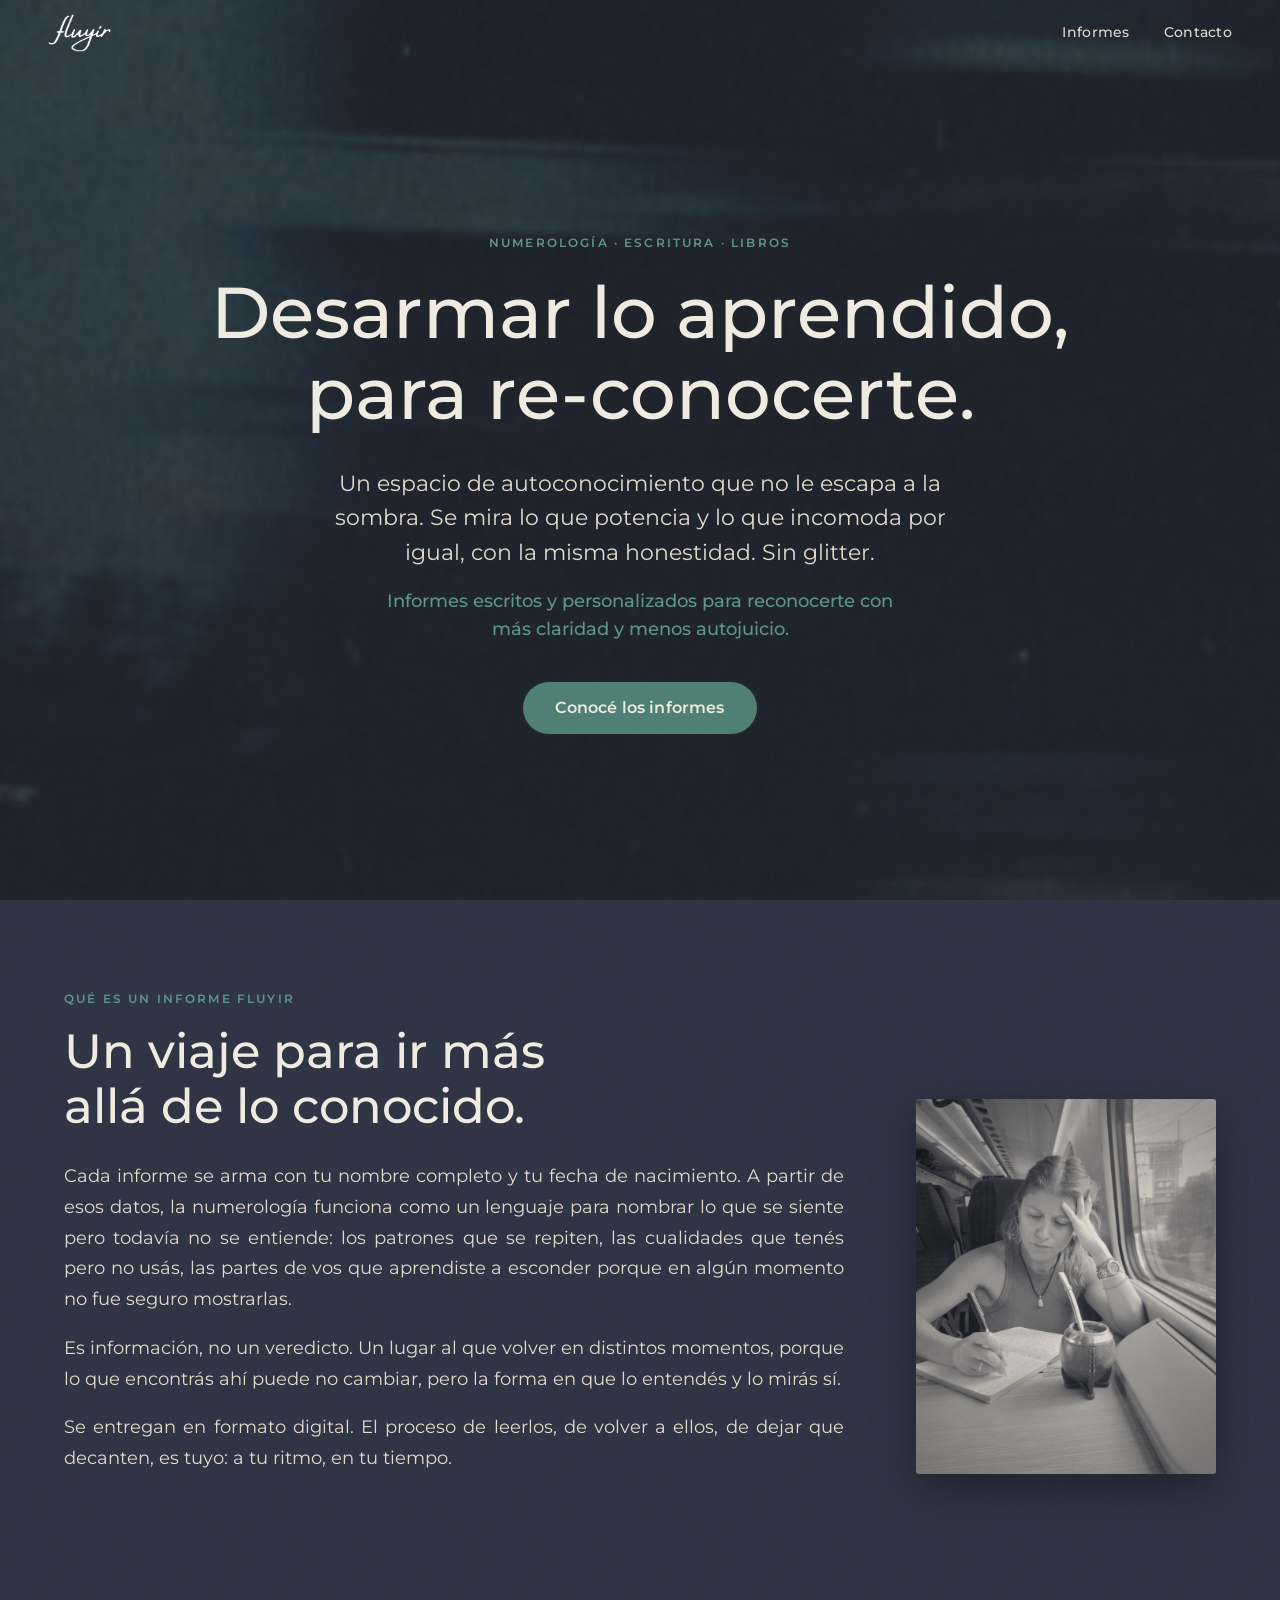
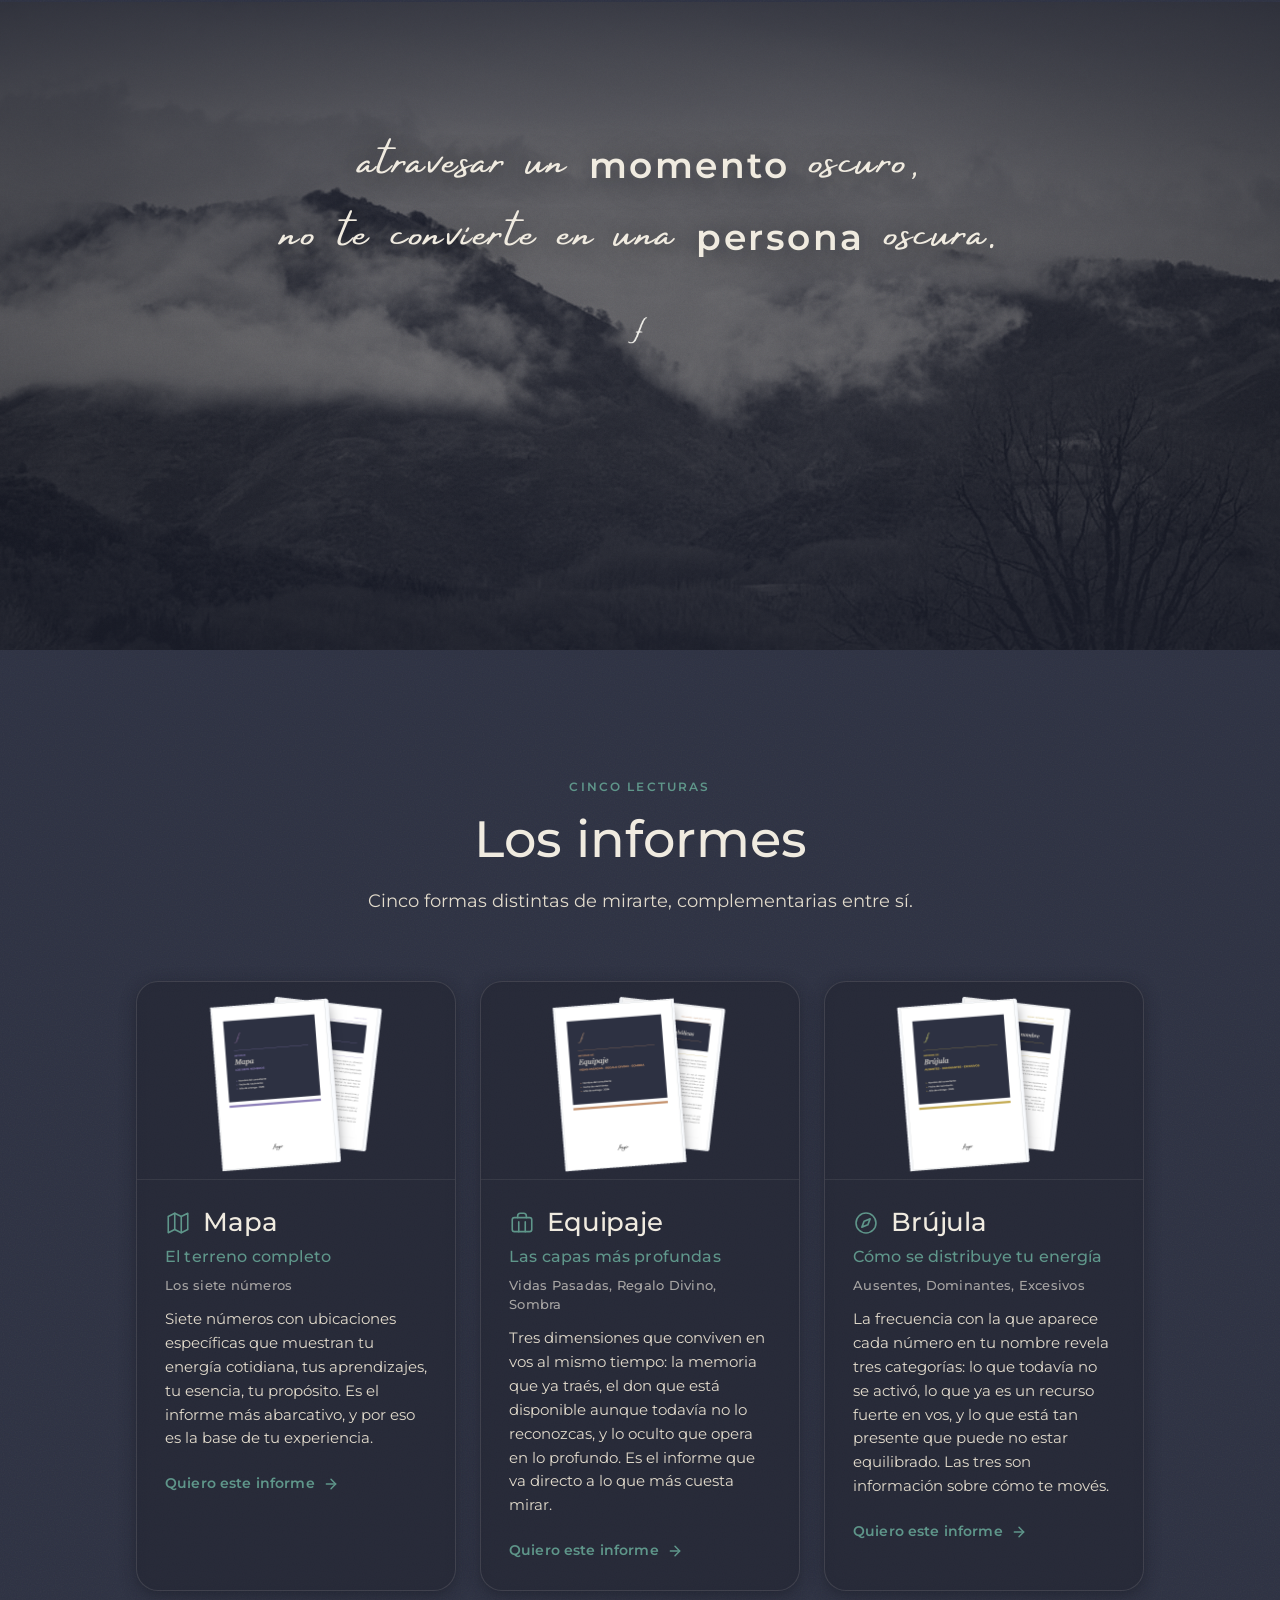
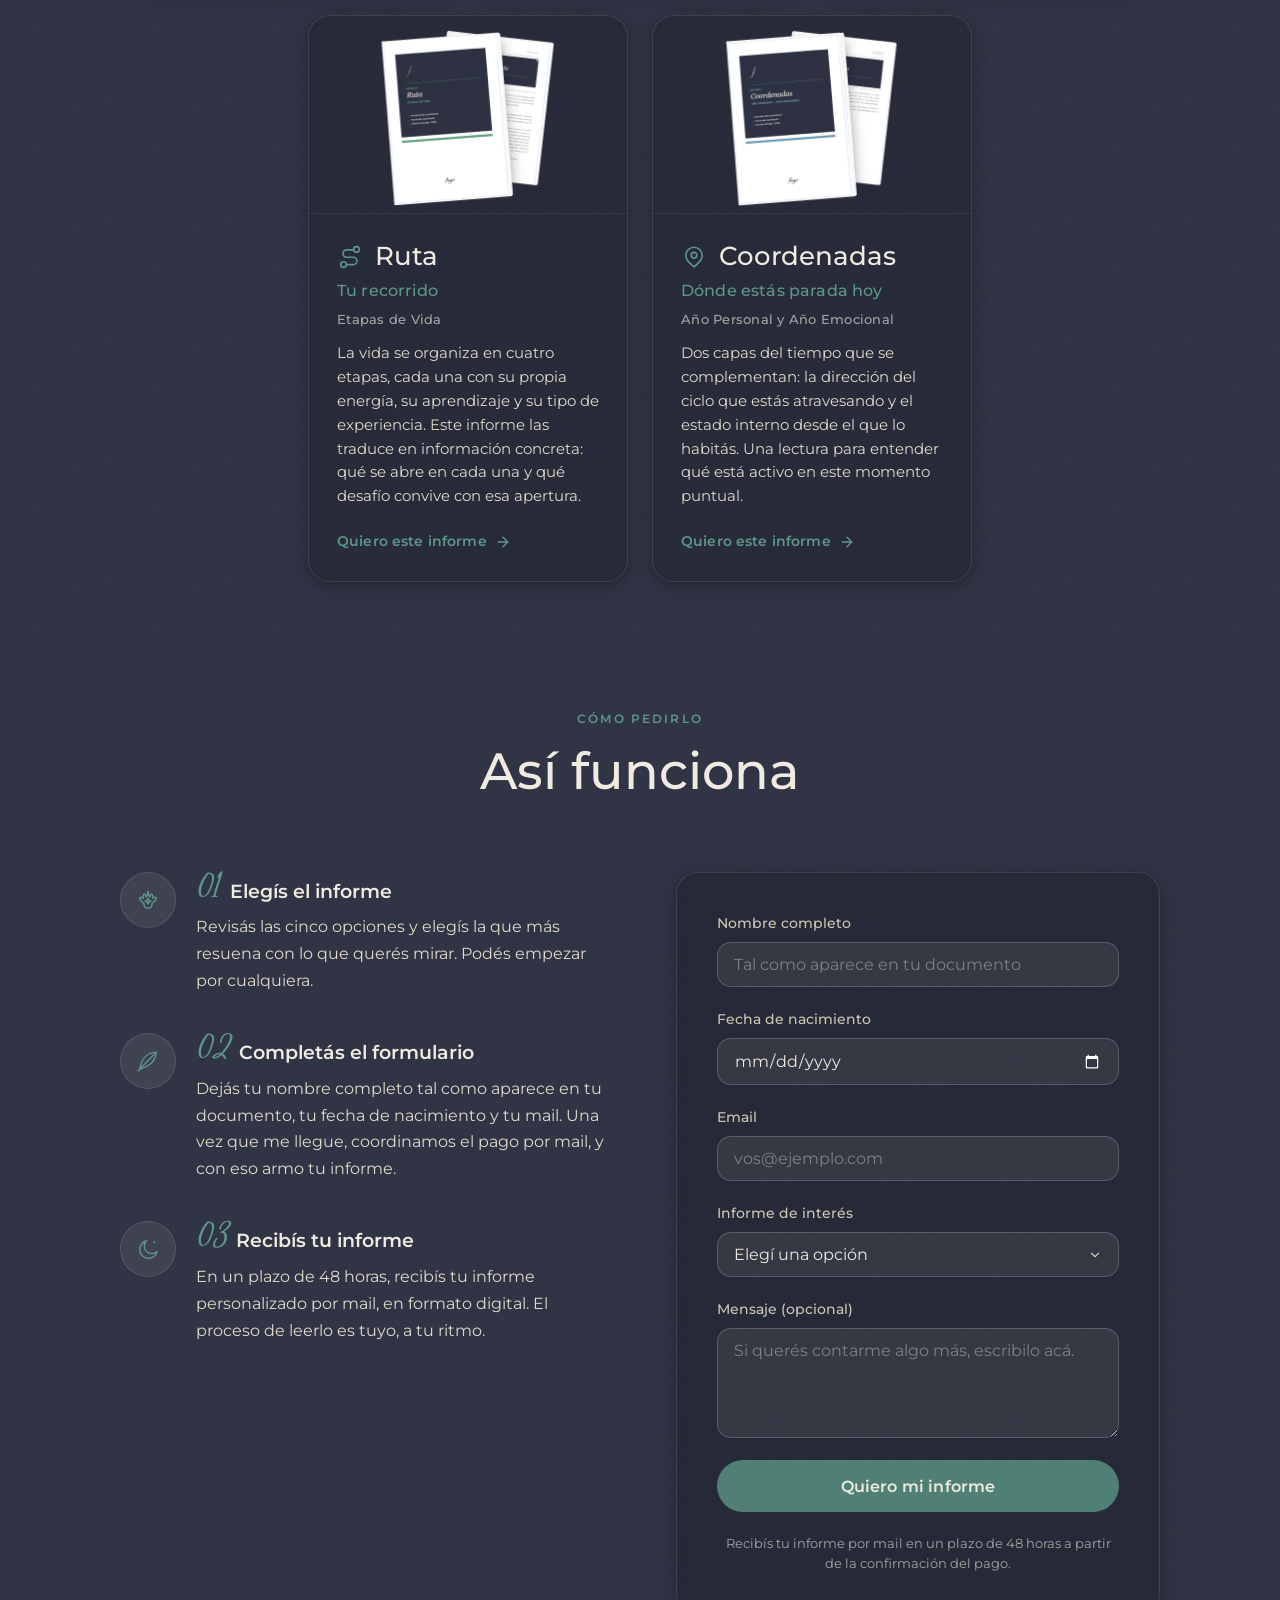
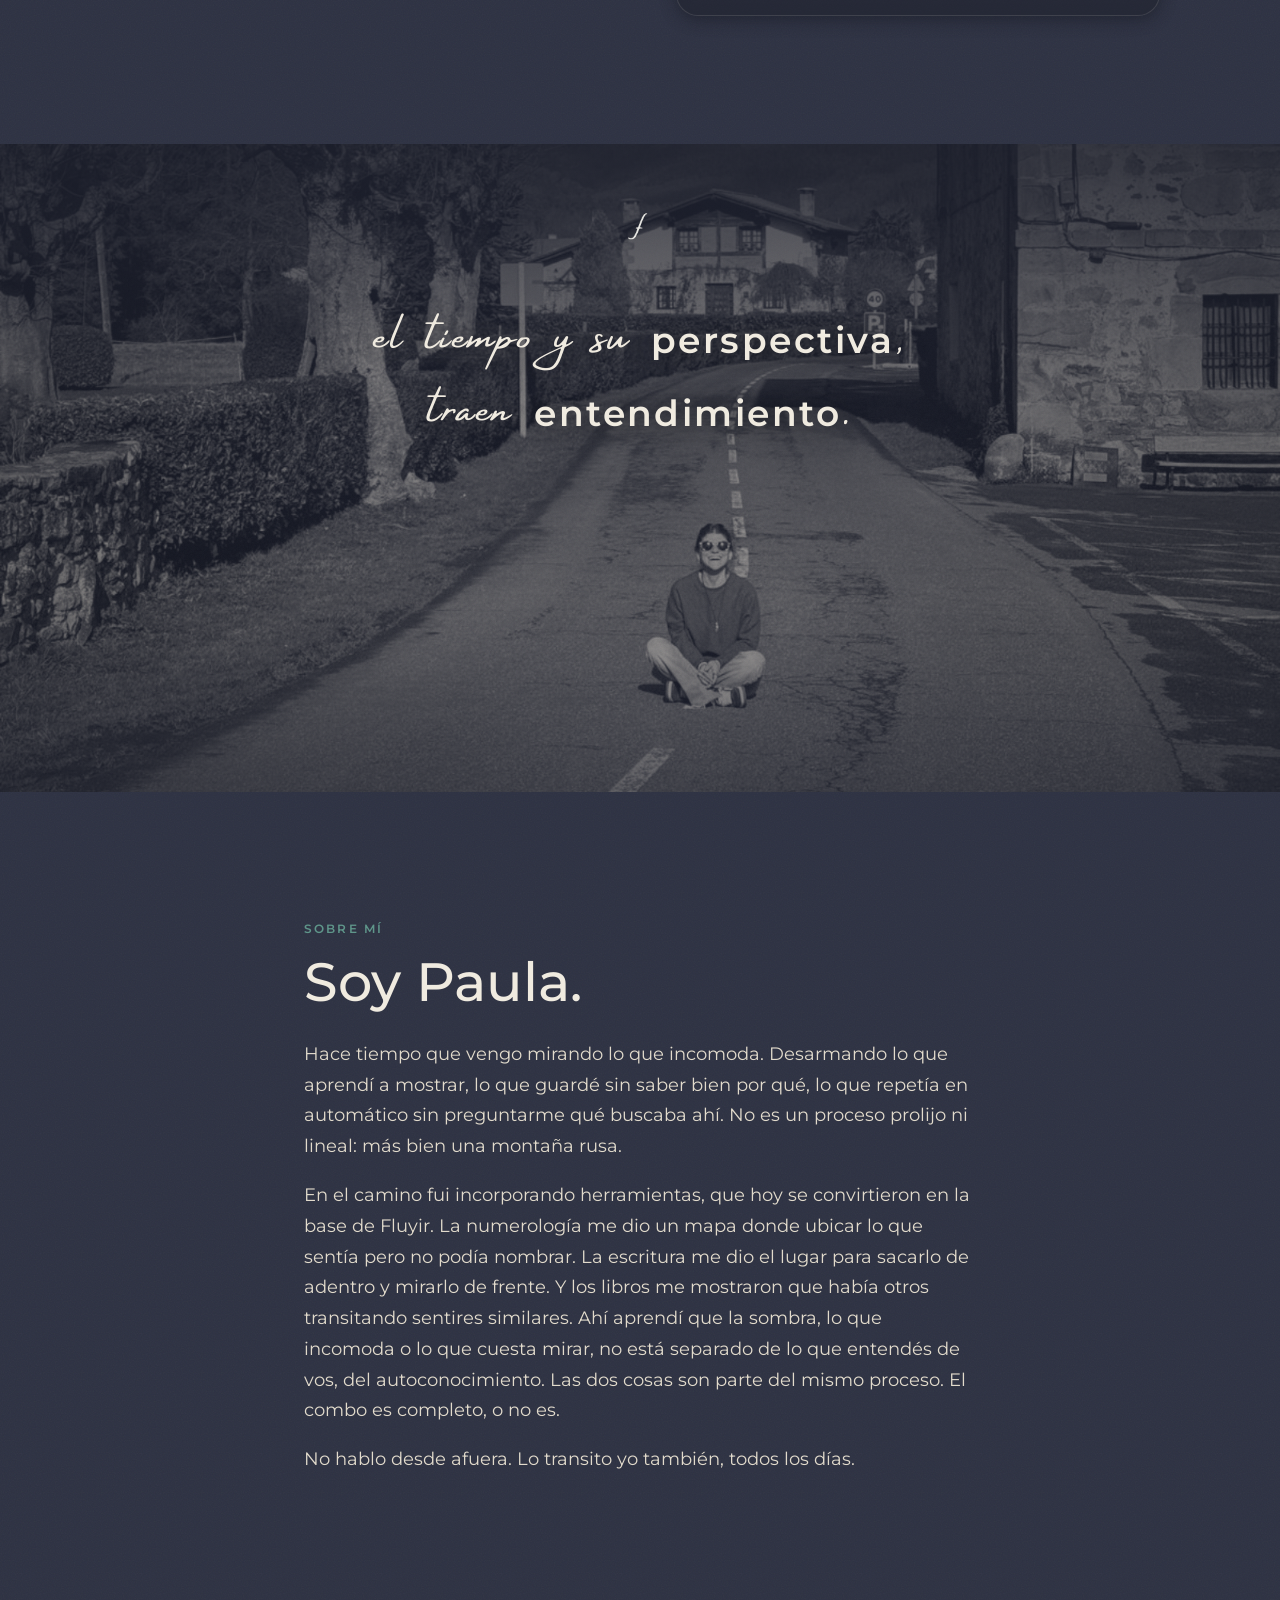
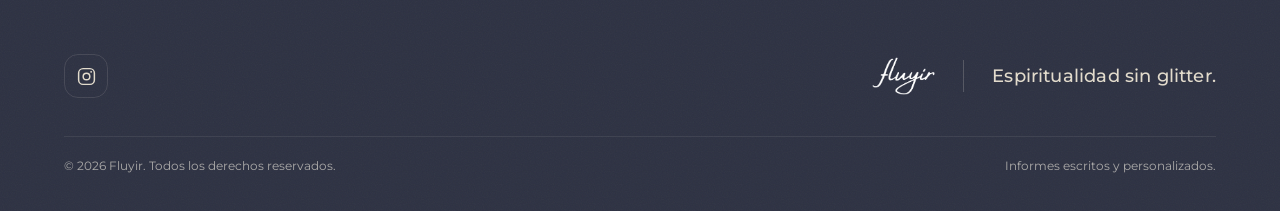
<file: index.html>
<!DOCTYPE html>
<html lang="es"><!-- deploy-test-v2 -->
<head>
  <meta charset="utf-8">
  <meta name="viewport" content="width=device-width, initial-scale=1">
  <title>Fluyir · Espiritualidad sin glitter</title>
  <meta name="description" content="Informes escritos y personalizados de numerología para reconocerte con más claridad y menos autojuicio.">

  <link rel="stylesheet" href="_ds/fluyir-design-system-b40d3434-4b3b-41a9-a6b1-4f23c2229881/tokens/fonts.css">
  <link rel="stylesheet" href="_ds/fluyir-design-system-b40d3434-4b3b-41a9-a6b1-4f23c2229881/tokens/colors.css">
  <link rel="stylesheet" href="_ds/fluyir-design-system-b40d3434-4b3b-41a9-a6b1-4f23c2229881/tokens/typography.css">
  <link rel="stylesheet" href="_ds/fluyir-design-system-b40d3434-4b3b-41a9-a6b1-4f23c2229881/tokens/spacing.css">
  <link rel="stylesheet" href="_ds/fluyir-design-system-b40d3434-4b3b-41a9-a6b1-4f23c2229881/tokens/effects.css">
  <link rel="stylesheet" href="_ds/fluyir-design-system-b40d3434-4b3b-41a9-a6b1-4f23c2229881/tokens/base.css">

  <style>
    html { scroll-behavior: smooth; scroll-padding-top: 84px; }
    body { background: var(--night); margin: 0; }

    @keyframes flGlow {
      0%, 100% { opacity: .45; transform: translate(-50%, -50%) scale(1); }
      50%       { opacity: .85; transform: translate(-50%, -50%) scale(1.1); }
    }
    @keyframes flFloat {
      0%, 100% { transform: translateY(0); }
      50%       { transform: translateY(-12px); }
    }

    /* ---- Botones ---- */
    .fl-btn {
      display: inline-flex;
      align-items: center;
      justify-content: center;
      font-family: var(--font-body);
      font-weight: 600;
      letter-spacing: 0.01em;
      border-radius: var(--radius-pill);
      cursor: pointer;
      text-decoration: none;
      border: none;
      transition: background 0.25s var(--ease-flow), color 0.25s var(--ease-flow), transform 0.15s var(--ease-flow);
      white-space: nowrap;
    }
    .fl-btn:hover { transform: translateY(-1px); }
    .fl-btn-primary { background: var(--turquoise); color: var(--cream); }
    .fl-btn-primary:hover { background: var(--turquoise-soft); color: var(--cream); }
    .fl-btn-lg { font-size: 1rem; padding: 0 32px; height: 52px; }
    .fl-btn-full { width: 100%; }

    /* ---- Inputs del formulario ---- */
    .fl-field { display: flex; flex-direction: column; gap: 8px; font-family: var(--font-body); }
    .fl-label { font-size: 0.875rem; font-weight: 500; color: var(--cream-300); }
    .fl-input, .fl-textarea {
      width: 100%;
      padding: 12px 16px;
      font-family: var(--font-body);
      font-size: 1rem;
      color: var(--cream);
      background: var(--cream-a08);
      border: 1px solid var(--border-strong);
      border-radius: var(--radius-md);
      outline: none;
      transition: border-color 0.2s var(--ease-flow), box-shadow 0.2s var(--ease-flow);
      color-scheme: dark;
      box-sizing: border-box;
    }
    .fl-input::placeholder, .fl-textarea::placeholder { color: var(--cream-a40); }
    .fl-input:focus, .fl-textarea:focus {
      border-color: var(--turquoise-soft);
      box-shadow: 0 0 0 3px var(--ring);
    }
    .fl-textarea { resize: vertical; min-height: 110px; }

    /* Select */
    .fl-select {
      width: 100%;
      padding: 12px 44px 12px 16px;
      font-family: var(--font-body);
      font-size: 1rem;
      color: var(--cream);
      background-color: var(--cream-a08);
      background-image: url("data:image/svg+xml,%3Csvg xmlns='http://www.w3.org/2000/svg' width='14' height='14' viewBox='0 0 24 24' fill='none' stroke='%23CFC7B5' stroke-width='2' stroke-linecap='round' stroke-linejoin='round'%3E%3Cpolyline points='6 9 12 15 18 9'/%3E%3C/svg%3E");
      background-repeat: no-repeat;
      background-position: right 16px center;
      border: 1px solid var(--border-strong);
      border-radius: var(--radius-md);
      outline: none;
      appearance: none;
      -webkit-appearance: none;
      cursor: pointer;
      color-scheme: dark;
      box-sizing: border-box;
      transition: border-color 0.2s var(--ease-flow), box-shadow 0.2s var(--ease-flow);
    }
    .fl-select:focus {
      border-color: var(--turquoise-soft);
      box-shadow: 0 0 0 3px var(--ring);
    }
    .fl-select option { background-color: var(--night); color: var(--cream); }

    /* ---- Instagram hover ---- */
    .fl-ig:hover { color: var(--link) !important; border-color: var(--cream-a40) !important; }

    /* ---- Cards: acordeón mobile ---- */
    .fl-card-toggle { display: none; }

    @media (max-width: 760px) {
      /* Lista apilada */
      .fl-cards-wrap { flex-direction: column !important; align-items: stretch !important; }
      .fl-card {
        flex: 1 1 100% !important;
        max-width: 100% !important;
        flex-direction: column !important;
        overflow: hidden !important;
      }

      /* Botón toggle */
      .fl-card-toggle {
        display: flex;
        align-items: center;
        justify-content: space-between;
        gap: 12px;
        width: 100%;
        background: none;
        border: none;
        padding: 18px 20px;
        cursor: pointer;
        text-align: left;
        color: inherit;
        font-family: var(--font-body);
      }
      .fl-card-toggle-left { display: flex; align-items: center; gap: 14px; min-width: 0; }
      .fl-card-toggle-titles { display: flex; flex-direction: column; gap: 5px; min-width: 0; }

      /* Título: grande, peso heading */
      .fl-card-toggle-title {
        font-family: var(--font-body);
        font-size: 1.35rem;
        font-weight: 500;
        color: var(--cream);
        line-height: 1.1;
        letter-spacing: -0.01em;
      }
      /* Tagline: oculto en mobile */
      .fl-card-toggle-sub { display: none; }

      /* Chevron */
      .fl-chevron { flex: none; color: var(--cream-a40); transition: transform 0.3s var(--ease-flow); }
      .fl-card.is-open .fl-chevron { transform: rotate(180deg); color: var(--turquoise-soft); }
      .fl-card.is-open { border-color: var(--turquoise-soft); }

      /* Icono en toggle: un poco más pequeño */
      .fl-card-toggle-left > span svg { width: 20px; height: 20px; }

      /* Header desktop oculto en mobile */
      .fl-card-head-desk { display: none !important; }

      /* Subname y bajada del desktop también ocultos en el encabezado del acordeón */
      .fl-card-content > span { display: none; }

      /* Contenido: oculto por defecto, visible al abrir */
      .fl-card-content {
        display: none !important;
        flex-direction: column;
        align-items: flex-start;
        padding: 0 20px 20px;
        gap: 8px;
        order: 2;
      }
      .fl-card.is-open .fl-card-content { display: flex !important; padding: 4px 20px 20px !important; gap: 6px !important; }
      .fl-card.is-open .fl-card-content p { margin: 0 !important; }
      .fl-card.is-open .fl-card-content a { margin-top: 12px !important; }

      /* Imagen: siempre oculta en mobile; aparece DESPUÉS del texto (order) */
      .fl-card-img-wrap {
        display: none !important;
        order: 3;
        border-bottom: none !important;
        border-top: 1px solid var(--cream-a08);
      }
      .fl-card.is-open .fl-card-img-wrap {
        display: block !important;
        width: 100%;
      }
      .fl-card.is-open .fl-card-img-wrap img {
        aspect-ratio: 16/9;
        object-fit: cover;
        width: 100%;
        border-radius: 0;
        display: block;
      }

      /* Toggle en order 1 para que quede arriba siempre */
      .fl-card-toggle { order: 1; }

      /* Quees: foto de Paula más chica */
      .fl-quees { align-items: center !important; flex-direction: column !important; }
      .fl-quees-img { flex: 1 1 100% !important; max-width: 200px !important; margin: 0 auto !important; }

      /* Sección frase niebla: texto centrado con más padding lateral */
      .fl-frase-niebla { padding-left: clamp(28px,8vw,48px) !important; padding-right: clamp(28px,8vw,48px) !important; align-items: center !important; }
      .fl-frase-niebla > div[data-reveal] { max-width: 100% !important; }

      /* Formulario: inputs y select a tamaño legible, sin cortes */
      .fl-input, .fl-textarea, .fl-select {
        font-size: 0.95rem !important;
        padding: 11px 14px !important;
      }
      .fl-select { padding-right: 36px !important; }
      .fl-label { font-size: 0.8rem !important; }
      .fl-field { gap: 6px !important; }
      #fl-form { gap: 16px !important; padding: 20px !important; }

      /* Input fecha: mismo tamaño que los demás (forzado) */
      .fl-field:has(input[type="date"]) { width: 100%; }
      input[type="date"].fl-input {
        display: block !important;
        width: 100% !important;
        min-width: 0 !important;
        max-width: 100% !important;
        min-height: 46px !important;
        height: 46px !important;
        box-sizing: border-box !important;
        -webkit-appearance: none !important;
        appearance: none !important;
        padding: 11px 14px !important;
      }

      /* Segunda frase (camino-ruta): texto más grande, centrado, sin tapar */
      .fl-frase-ruta {
        align-items: flex-start !important;
        justify-content: center !important;
        padding-top: clamp(48px,12vw,80px) !important;
        padding-left: clamp(24px,6vw,40px) !important;
        padding-right: clamp(24px,6vw,40px) !important;
        background-position: center 75% !important;
      }
      .fl-frase-ruta > div[data-reveal] { max-width: 100% !important; margin: 0 auto !important; }
      .fl-frase-ruta p { font-size: clamp(1.7rem,5.5vw,2.4rem) !important; }

      /* Footer: todo centrado en columna */
      .fl-footer-row {
        flex-direction: column !important;
        align-items: center !important;
        justify-content: center !important;
        text-align: center !important;
        gap: 16px !important;
      }
      .fl-footer-row > div { flex-direction: column !important; align-items: center !important; gap: 12px !important; }
      .fl-footer-row > div > span { display: none !important; } /* ocultar separador vertical */
    }

    @media (max-width: 520px) {
      .fl-hero { padding-top: 100px !important; }
      .fl-step { gap: 14px !important; }
      .fl-step-dot { width: 46px !important; height: 46px !important; }
    }
  </style>
</head>
<body>

<div style="position:relative; width:100%; overflow-x:hidden; color:var(--cream); font-family:var(--font-body); --accent-quiet:var(--turquoise-soft); --glow:var(--turquoise-soft);">

  <!-- FONDO COMPLETO (fondoCompleto = true) -->
  <div style="position:fixed; inset:0; z-index:0; background-image:url('assets/fondo-historias-1.png'); background-size:cover; background-position:center; pointer-events:none;"></div>
  <div style="position:fixed; inset:0; z-index:0; background:linear-gradient(180deg, rgba(31,34,46,0.74) 0%, rgba(31,34,46,0.82) 100%); pointer-events:none;"></div>

  <div style="position:relative; z-index:1;">

  <!-- NAV -->
  <nav id="fl-nav" style="position:fixed; top:0; left:0; right:0; z-index:60; display:flex; align-items:center; justify-content:space-between; gap:16px; padding:14px clamp(20px,5vw,48px); background:transparent; transition:transform .35s var(--ease-flow), background .35s var(--ease-flow), backdrop-filter .35s var(--ease-flow);">
    <a href="#top" style="display:flex; align-items:center;"><img src="assets/logo-wordmark-cream-trim.png" alt="fluyir" style="height:38px; width:auto;"></a>
    <div style="display:flex; align-items:center; gap:clamp(18px,4vw,34px);">
      <a href="#informes" style="font-family:var(--font-body); font-size:0.9rem; font-weight:500; letter-spacing:0.02em; color:var(--cream-200);">Informes</a>
      <a href="#contacto" style="font-family:var(--font-body); font-size:0.9rem; font-weight:500; letter-spacing:0.02em; color:var(--cream-200);">Contacto</a>
    </div>
  </nav>

  <!-- HERO · atmosférica (heroVariant = 'atmosferica', showOwnHeroBg = false porque fondoCompleto = true) -->
  <header id="top" class="fl-hero" style="position:relative; min-height:100svh; display:flex; align-items:center; justify-content:center; text-align:center; padding:128px clamp(20px,5vw,48px) clamp(40px,5vw,60px); overflow:hidden;">
    <div class="fl-grain" style="position:absolute; inset:0;"></div>
    <div style="position:relative; max-width:940px;">
      <p class="fl-eyebrow" style="text-align:center;">Numerología · Escritura · Libros</p>
      <h1 style="font-family:var(--font-body); font-weight:500; font-size:clamp(2.4rem,6vw,4.5rem); line-height:1.12; color:var(--cream); margin:20px 0 0; text-wrap:balance;">Desarmar lo aprendido, para re-conocerte.</h1>
      <p style="font-family:var(--font-body); font-weight:400; font-size:clamp(1.05rem,2vw,1.35rem); line-height:1.6; color:var(--cream-200); max-width:640px; margin:32px auto 0;">Un espacio de autoconocimiento que no le escapa a la sombra. Se mira lo que potencia y lo que incomoda por igual, con la misma honestidad. Sin glitter.</p>
      <p style="font-family:var(--font-body); font-weight:500; font-size:clamp(0.95rem,1.5vw,1.1rem); line-height:1.6; color:var(--glow); max-width:540px; margin:18px auto 0;">Informes escritos y personalizados para reconocerte con más claridad y menos autojuicio.</p>
      <div style="margin-top:38px; display:flex; justify-content:center;">
        <a href="#informes" class="fl-btn fl-btn-primary fl-btn-lg">Conocé los informes</a>
      </div>
    </div>
  </header>

  <!-- QUÉ ES UN INFORME -->
  <section style="position:relative; overflow:hidden; padding:clamp(56px,7vw,92px) clamp(20px,5vw,48px) clamp(76px,10vw,132px); background:transparent;">
    <div class="fl-grain" style="position:absolute; inset:0; pointer-events:none;"></div>
    <div data-reveal class="fl-quees" style="position:relative; max-width:var(--container-wide); margin:0 auto; display:flex; flex-wrap:wrap; gap:clamp(36px,6vw,72px); align-items:flex-end;">
      <div style="flex:1 1 440px; min-width:0;">
        <p class="fl-eyebrow">Qué es un informe Fluyir</p>
        <h2 style="font-family:var(--font-body); font-weight:500; font-size:clamp(1.9rem,4.4vw,3rem); line-height:1.16; color:var(--cream); margin:16px 0 0; text-wrap:balance;">Un viaje para ir más allá de lo conocido.</h2>
        <p style="font-size:clamp(1rem,1.6vw,1.1rem); line-height:1.75; color:var(--cream-200); margin:26px 0 0; text-align:justify;">Cada informe se arma con tu nombre completo y tu fecha de nacimiento. A partir de esos datos, la numerología funciona como un lenguaje para nombrar lo que se siente pero todavía no se entiende: los patrones que se repiten, las cualidades que tenés pero no usás, las partes de vos que aprendiste a esconder porque en algún momento no fue seguro mostrarlas.</p>
        <p style="font-size:clamp(1rem,1.6vw,1.1rem); line-height:1.75; color:var(--cream-200); margin:18px 0 0; text-align:justify;">Es información, no un veredicto. Un lugar al que volver en distintos momentos, porque lo que encontrás ahí puede no cambiar, pero la forma en que lo entendés y lo mirás sí.</p>
        <p style="font-size:clamp(1rem,1.6vw,1.1rem); line-height:1.75; color:var(--cream-200); margin:18px 0 0; text-align:justify;">Se entregan en formato digital. El proceso de leerlos, de volver a ellos, de dejar que decanten, es tuyo: a tu ritmo, en tu tiempo.</p>
      </div>
      <div class="fl-quees-img" style="flex:0 1 300px; max-width:320px;">
        <img src="assets/escritura-tren.png" alt="Paula escribiendo" style="display:block; width:100%; aspect-ratio:4/5; object-fit:cover; border-radius:3px; box-shadow:var(--shadow-lg);">
      </div>
    </div>
  </section>

  <!-- FRASE DESTACADA · niebla -->
  <section class="fl-frase-niebla" style="position:relative; min-height:clamp(440px,72vh,660px); display:flex; align-items:flex-start; justify-content:center; text-align:center; padding:clamp(64px,9vw,120px) clamp(20px,5vw,48px); background-image:url('assets/montana-niebla.png'); background-size:cover; background-position:center; overflow:hidden;">
    <div style="position:absolute; inset:0; background:linear-gradient(180deg, rgba(28,31,44,0.82) 0%, rgba(28,31,44,0.42) 40%, rgba(28,31,44,0.30) 70%, rgba(28,31,44,0.58) 100%);"></div>
    <div class="fl-grain" style="position:absolute; inset:0;"></div>
    <div data-reveal style="position:relative; max-width:880px; margin:0;">
      <p style="font-family:var(--font-script); font-weight:400; font-size:clamp(1.9rem,4.4vw,3.1rem); line-height:1.35; letter-spacing:0.05em; color:var(--cream); margin:0; text-wrap:balance; text-shadow:0 2px 28px rgba(12,14,20,0.55);">atravesar un <span style="font-family:var(--font-body); font-weight:600; font-size:0.72em;">momento</span> oscuro,<br>no te convierte en una <span style="font-family:var(--font-body); font-weight:600; font-size:0.72em;">persona</span> oscura.</p>
      <img src="assets/iso-f-cream.png" alt="fluyir" style="width:clamp(58px,7vw,86px); height:auto; display:block; margin:24px auto 0; opacity:0.92;">
    </div>
  </section>

  <!-- LOS INFORMES -->
  <section id="informes" style="position:relative; overflow:hidden; scroll-margin-top:84px; padding:clamp(76px,10vw,132px) clamp(20px,5vw,48px) clamp(44px,5vw,68px); background:transparent;">
    <div class="fl-grain" style="position:absolute; inset:0; pointer-events:none;"></div>
    <div style="position:relative; max-width:var(--container-wide); margin:0 auto;">
      <div data-reveal style="text-align:center; max-width:660px; margin:0 auto clamp(44px,6vw,64px);">
        <p class="fl-eyebrow" style="text-align:center;">Cinco lecturas</p>
        <h2 style="font-family:var(--font-body); font-weight:500; font-size:clamp(2.1rem,5vw,3.2rem); line-height:1.14; color:var(--cream); margin:14px 0 0;">Los informes</h2>
        <p style="font-size:clamp(1rem,1.6vw,1.15rem); line-height:1.65; color:var(--cream-200); margin:18px 0 0;">Cinco formas distintas de mirarte, complementarias entre sí.</p>
      </div>
      <div class="fl-cards-wrap" style="display:flex; flex-wrap:wrap; justify-content:center; gap:24px; max-width:1008px; margin:0 auto;">

        <!-- Card: Mapa -->
        <div class="fl-card" style="flex:0 0 320px; max-width:320px; display:flex; flex-direction:column; align-items:flex-start; background:rgba(31,34,46,0.55); backdrop-filter:blur(10px); -webkit-backdrop-filter:blur(10px); border:1px solid var(--border); border-radius:var(--radius-lg); overflow:hidden; box-shadow:var(--shadow-md);">
          <!-- Header mobile (toggle) -->
          <button class="fl-card-toggle" aria-expanded="false" data-card>
            <div class="fl-card-toggle-left">
              <span style="display:inline-flex; flex:none; color:var(--accent-quiet);">
                <svg width="22" height="22" viewBox="0 0 24 24" fill="none" stroke="currentColor" stroke-width="1.5" stroke-linecap="round" stroke-linejoin="round"><polygon points="3 6 9 3 15 6 21 3 21 18 15 21 9 18 3 21"></polygon><line x1="9" y1="3" x2="9" y2="18"></line><line x1="15" y1="6" x2="15" y2="21"></line></svg>
              </span>
              <div class="fl-card-toggle-titles">
                <span class="fl-card-toggle-title">Mapa</span>
                <span class="fl-card-toggle-sub">Los siete números · El terreno completo</span>
              </div>
            </div>
            <svg class="fl-chevron" width="18" height="18" viewBox="0 0 24 24" fill="none" stroke="currentColor" stroke-width="2" stroke-linecap="round" stroke-linejoin="round"><polyline points="6 9 12 15 18 9"></polyline></svg>
          </button>
          <!-- Imagen -->
          <div class="fl-card-img-wrap" style="width:100%; border-bottom:1px solid var(--cream-a08); overflow:hidden; aspect-ratio:16/10; background:transparent;">
            <img src="assets/mockt-mapa-numerico.png" alt="Vista previa del informe" style="display:block; width:100%; aspect-ratio:16/10; object-fit:cover;">
          </div>
          <!-- Contenido -->
          <div class="fl-card-content" style="display:flex; flex-direction:column; align-items:flex-start; padding:clamp(20px,2.8vw,28px);">
            <div class="fl-card-head-desk" style="display:flex; align-items:center; gap:12px;">
              <span style="display:inline-flex; flex:none; color:var(--accent-quiet);">
                <svg width="26" height="26" viewBox="0 0 24 24" fill="none" stroke="currentColor" stroke-width="1.5" stroke-linecap="round" stroke-linejoin="round"><polygon points="3 6 9 3 15 6 21 3 21 18 15 21 9 18 3 21"></polygon><line x1="9" y1="3" x2="9" y2="18"></line><line x1="15" y1="6" x2="15" y2="21"></line></svg>
              </span>
              <h3 style="font-family:var(--font-body); font-weight:500; font-size:clamp(1.32rem,3vw,1.65rem); line-height:1.08; letter-spacing:-0.005em; color:var(--cream); margin:0;">Mapa</h3>
            </div>
            <span style="display:block; font-family:var(--font-body); font-size:1rem; font-weight:500; letter-spacing:0.01em; color:var(--glow); margin-top:8px;">El terreno completo</span>
            <span style="display:block; font-family:var(--font-body); font-size:0.8rem; font-weight:500; letter-spacing:0.02em; color:var(--cream-a64); margin-top:7px;">Los siete números</span>
            <p style="font-size:0.92rem; line-height:1.62; color:var(--cream-200); margin:13px 0 0;">Siete números con ubicaciones específicas que muestran tu energía cotidiana, tus aprendizajes, tu esencia, tu propósito. Es el informe más abarcativo, y por eso es la base de tu experiencia.</p>
            <a href="informe.html?slug=mapa-numerico" data-informe="Mapa" class="fl-ver-informe" style="display:inline-flex; align-items:center; gap:8px; margin-top:22px; text-decoration:none; font-family:var(--font-body); font-size:0.9rem; font-weight:600; color:var(--link); letter-spacing:0.01em;">
              <span>Quiero este informe</span>
              <svg width="16" height="16" viewBox="0 0 24 24" fill="none" stroke="currentColor" stroke-width="2.2" stroke-linecap="round" stroke-linejoin="round"><line x1="5" y1="12" x2="19" y2="12"></line><polyline points="12 5 19 12 12 19"></polyline></svg>
            </a>
          </div>
        </div>

        <!-- Card: Equipaje -->
        <div class="fl-card" style="flex:0 0 320px; max-width:320px; display:flex; flex-direction:column; align-items:flex-start; background:rgba(31,34,46,0.55); backdrop-filter:blur(10px); -webkit-backdrop-filter:blur(10px); border:1px solid var(--border); border-radius:var(--radius-lg); overflow:hidden; box-shadow:var(--shadow-md);">
          <button class="fl-card-toggle" aria-expanded="false" data-card>
            <div class="fl-card-toggle-left">
              <span style="display:inline-flex; flex:none; color:var(--accent-quiet);">
                <svg width="22" height="22" viewBox="0 0 24 24" fill="none" stroke="currentColor" stroke-width="1.5" stroke-linecap="round" stroke-linejoin="round"><rect x="3" y="7" width="18" height="13" rx="2"></rect><path d="M8 7V5.5A2.5 2.5 0 0 1 10.5 3h3A2.5 2.5 0 0 1 16 5.5V7"></path><line x1="9" y1="11" x2="9" y2="20"></line><line x1="15" y1="11" x2="15" y2="20"></line></svg>
              </span>
              <div class="fl-card-toggle-titles">
                <span class="fl-card-toggle-title">Equipaje</span>
                <span class="fl-card-toggle-sub">Vidas Pasadas · Las capas más profundas</span>
              </div>
            </div>
            <svg class="fl-chevron" width="18" height="18" viewBox="0 0 24 24" fill="none" stroke="currentColor" stroke-width="2" stroke-linecap="round" stroke-linejoin="round"><polyline points="6 9 12 15 18 9"></polyline></svg>
          </button>
          <div class="fl-card-img-wrap" style="width:100%; border-bottom:1px solid var(--cream-a08); overflow:hidden; aspect-ratio:16/10; background:transparent;">
            <img src="assets/mockt-vidas-pasadas.png" alt="Vista previa del informe" style="display:block; width:100%; aspect-ratio:16/10; object-fit:cover;">
          </div>
          <div class="fl-card-content" style="display:flex; flex-direction:column; align-items:flex-start; padding:clamp(20px,2.8vw,28px);">
            <div class="fl-card-head-desk" style="display:flex; align-items:center; gap:12px;">
              <span style="display:inline-flex; flex:none; color:var(--accent-quiet);">
                <svg width="26" height="26" viewBox="0 0 24 24" fill="none" stroke="currentColor" stroke-width="1.5" stroke-linecap="round" stroke-linejoin="round"><rect x="3" y="7" width="18" height="13" rx="2"></rect><path d="M8 7V5.5A2.5 2.5 0 0 1 10.5 3h3A2.5 2.5 0 0 1 16 5.5V7"></path><line x1="9" y1="11" x2="9" y2="20"></line><line x1="15" y1="11" x2="15" y2="20"></line></svg>
              </span>
              <h3 style="font-family:var(--font-body); font-weight:500; font-size:clamp(1.32rem,3vw,1.65rem); line-height:1.08; letter-spacing:-0.005em; color:var(--cream); margin:0;">Equipaje</h3>
            </div>
            <span style="display:block; font-family:var(--font-body); font-size:1rem; font-weight:500; letter-spacing:0.01em; color:var(--glow); margin-top:8px;">Las capas más profundas</span>
            <span style="display:block; font-family:var(--font-body); font-size:0.8rem; font-weight:500; letter-spacing:0.02em; color:var(--cream-a64); margin-top:7px;">Vidas Pasadas, Regalo Divino, Sombra</span>
            <p style="font-size:0.92rem; line-height:1.62; color:var(--cream-200); margin:13px 0 0;">Tres dimensiones que conviven en vos al mismo tiempo: la memoria que ya traés, el don que está disponible aunque todavía no lo reconozcas, y lo oculto que opera en lo profundo. Es el informe que va directo a lo que más cuesta mirar.</p>
            <a href="informe.html?slug=vidas-pasadas" data-informe="Equipaje" class="fl-ver-informe" style="display:inline-flex; align-items:center; gap:8px; margin-top:22px; text-decoration:none; font-family:var(--font-body); font-size:0.9rem; font-weight:600; color:var(--link); letter-spacing:0.01em;">
              <span>Quiero este informe</span>
              <svg width="16" height="16" viewBox="0 0 24 24" fill="none" stroke="currentColor" stroke-width="2.2" stroke-linecap="round" stroke-linejoin="round"><line x1="5" y1="12" x2="19" y2="12"></line><polyline points="12 5 19 12 12 19"></polyline></svg>
            </a>
          </div>
        </div>

        <!-- Card: Brújula -->
        <div class="fl-card" style="flex:0 0 320px; max-width:320px; display:flex; flex-direction:column; align-items:flex-start; background:rgba(31,34,46,0.55); backdrop-filter:blur(10px); -webkit-backdrop-filter:blur(10px); border:1px solid var(--border); border-radius:var(--radius-lg); overflow:hidden; box-shadow:var(--shadow-md);">
          <button class="fl-card-toggle" aria-expanded="false" data-card>
            <div class="fl-card-toggle-left">
              <span style="display:inline-flex; flex:none; color:var(--accent-quiet);">
                <svg width="22" height="22" viewBox="0 0 24 24" fill="none" stroke="currentColor" stroke-width="1.5" stroke-linecap="round" stroke-linejoin="round"><circle cx="12" cy="12" r="9.2"></circle><polygon points="15.8 8.2 13.7 13.7 8.2 15.8 10.3 10.3 15.8 8.2"></polygon></svg>
              </span>
              <div class="fl-card-toggle-titles">
                <span class="fl-card-toggle-title">Brújula</span>
                <span class="fl-card-toggle-sub">Ausentes, Dominantes · Tu energía</span>
              </div>
            </div>
            <svg class="fl-chevron" width="18" height="18" viewBox="0 0 24 24" fill="none" stroke="currentColor" stroke-width="2" stroke-linecap="round" stroke-linejoin="round"><polyline points="6 9 12 15 18 9"></polyline></svg>
          </button>
          <div class="fl-card-img-wrap" style="width:100%; border-bottom:1px solid var(--cream-a08); overflow:hidden; aspect-ratio:16/10; background:transparent;">
            <img src="assets/mockt-grilla.png" alt="Vista previa del informe" style="display:block; width:100%; aspect-ratio:16/10; object-fit:cover;">
          </div>
          <div class="fl-card-content" style="display:flex; flex-direction:column; align-items:flex-start; padding:clamp(20px,2.8vw,28px);">
            <div class="fl-card-head-desk" style="display:flex; align-items:center; gap:12px;">
              <span style="display:inline-flex; flex:none; color:var(--accent-quiet);">
                <svg width="26" height="26" viewBox="0 0 24 24" fill="none" stroke="currentColor" stroke-width="1.5" stroke-linecap="round" stroke-linejoin="round"><circle cx="12" cy="12" r="9.2"></circle><polygon points="15.8 8.2 13.7 13.7 8.2 15.8 10.3 10.3 15.8 8.2"></polygon></svg>
              </span>
              <h3 style="font-family:var(--font-body); font-weight:500; font-size:clamp(1.32rem,3vw,1.65rem); line-height:1.08; letter-spacing:-0.005em; color:var(--cream); margin:0;">Brújula</h3>
            </div>
            <span style="display:block; font-family:var(--font-body); font-size:1rem; font-weight:500; letter-spacing:0.01em; color:var(--glow); margin-top:8px;">Cómo se distribuye tu energía</span>
            <span style="display:block; font-family:var(--font-body); font-size:0.8rem; font-weight:500; letter-spacing:0.02em; color:var(--cream-a64); margin-top:7px;">Ausentes, Dominantes, Excesivos</span>
            <p style="font-size:0.92rem; line-height:1.62; color:var(--cream-200); margin:13px 0 0;">La frecuencia con la que aparece cada número en tu nombre revela tres categorías: lo que todavía no se activó, lo que ya es un recurso fuerte en vos, y lo que está tan presente que puede no estar equilibrado. Las tres son información sobre cómo te movés.</p>
            <a href="informe.html?slug=grilla" data-informe="Brújula" class="fl-ver-informe" style="display:inline-flex; align-items:center; gap:8px; margin-top:22px; text-decoration:none; font-family:var(--font-body); font-size:0.9rem; font-weight:600; color:var(--link); letter-spacing:0.01em;">
              <span>Quiero este informe</span>
              <svg width="16" height="16" viewBox="0 0 24 24" fill="none" stroke="currentColor" stroke-width="2.2" stroke-linecap="round" stroke-linejoin="round"><line x1="5" y1="12" x2="19" y2="12"></line><polyline points="12 5 19 12 12 19"></polyline></svg>
            </a>
          </div>
        </div>

        <!-- Card: Ruta -->
        <div class="fl-card" style="flex:0 0 320px; max-width:320px; display:flex; flex-direction:column; align-items:flex-start; background:rgba(31,34,46,0.55); backdrop-filter:blur(10px); -webkit-backdrop-filter:blur(10px); border:1px solid var(--border); border-radius:var(--radius-lg); overflow:hidden; box-shadow:var(--shadow-md);">
          <button class="fl-card-toggle" aria-expanded="false" data-card>
            <div class="fl-card-toggle-left">
              <span style="display:inline-flex; flex:none; color:var(--accent-quiet);">
                <svg width="22" height="22" viewBox="0 0 24 24" fill="none" stroke="currentColor" stroke-width="1.5" stroke-linecap="round" stroke-linejoin="round"><circle cx="6" cy="19" r="2.6"></circle><circle cx="18" cy="5" r="2.6"></circle><path d="M8.6 19h6.4a3.4 3.4 0 0 0 0-6.8H9a3.4 3.4 0 0 1 0-6.8h6.4"></path></svg>
              </span>
              <div class="fl-card-toggle-titles">
                <span class="fl-card-toggle-title">Ruta</span>
                <span class="fl-card-toggle-sub">Etapas de Vida · Tu recorrido</span>
              </div>
            </div>
            <svg class="fl-chevron" width="18" height="18" viewBox="0 0 24 24" fill="none" stroke="currentColor" stroke-width="2" stroke-linecap="round" stroke-linejoin="round"><polyline points="6 9 12 15 18 9"></polyline></svg>
          </button>
          <div class="fl-card-img-wrap" style="width:100%; border-bottom:1px solid var(--cream-a08); overflow:hidden; aspect-ratio:16/10; background:transparent;">
            <img src="assets/mockt-etapas-de-vida.png" alt="Vista previa del informe" style="display:block; width:100%; aspect-ratio:16/10; object-fit:cover;">
          </div>
          <div class="fl-card-content" style="display:flex; flex-direction:column; align-items:flex-start; padding:clamp(20px,2.8vw,28px);">
            <div class="fl-card-head-desk" style="display:flex; align-items:center; gap:12px;">
              <span style="display:inline-flex; flex:none; color:var(--accent-quiet);">
                <svg width="26" height="26" viewBox="0 0 24 24" fill="none" stroke="currentColor" stroke-width="1.5" stroke-linecap="round" stroke-linejoin="round"><circle cx="6" cy="19" r="2.6"></circle><circle cx="18" cy="5" r="2.6"></circle><path d="M8.6 19h6.4a3.4 3.4 0 0 0 0-6.8H9a3.4 3.4 0 0 1 0-6.8h6.4"></path></svg>
              </span>
              <h3 style="font-family:var(--font-body); font-weight:500; font-size:clamp(1.32rem,3vw,1.65rem); line-height:1.08; letter-spacing:-0.005em; color:var(--cream); margin:0;">Ruta</h3>
            </div>
            <span style="display:block; font-family:var(--font-body); font-size:1rem; font-weight:500; letter-spacing:0.01em; color:var(--glow); margin-top:8px;">Tu recorrido</span>
            <span style="display:block; font-family:var(--font-body); font-size:0.8rem; font-weight:500; letter-spacing:0.02em; color:var(--cream-a64); margin-top:7px;">Etapas de Vida</span>
            <p style="font-size:0.92rem; line-height:1.62; color:var(--cream-200); margin:13px 0 0;">La vida se organiza en cuatro etapas, cada una con su propia energía, su aprendizaje y su tipo de experiencia. Este informe las traduce en información concreta: qué se abre en cada una y qué desafío convive con esa apertura.</p>
            <a href="informe.html?slug=etapas-de-vida" data-informe="Ruta" class="fl-ver-informe" style="display:inline-flex; align-items:center; gap:8px; margin-top:22px; text-decoration:none; font-family:var(--font-body); font-size:0.9rem; font-weight:600; color:var(--link); letter-spacing:0.01em;">
              <span>Quiero este informe</span>
              <svg width="16" height="16" viewBox="0 0 24 24" fill="none" stroke="currentColor" stroke-width="2.2" stroke-linecap="round" stroke-linejoin="round"><line x1="5" y1="12" x2="19" y2="12"></line><polyline points="12 5 19 12 12 19"></polyline></svg>
            </a>
          </div>
        </div>

        <!-- Card: Coordenadas -->
        <div class="fl-card" style="flex:0 0 320px; max-width:320px; display:flex; flex-direction:column; align-items:flex-start; background:rgba(31,34,46,0.55); backdrop-filter:blur(10px); -webkit-backdrop-filter:blur(10px); border:1px solid var(--border); border-radius:var(--radius-lg); overflow:hidden; box-shadow:var(--shadow-md);">
          <button class="fl-card-toggle" aria-expanded="false" data-card>
            <div class="fl-card-toggle-left">
              <span style="display:inline-flex; flex:none; color:var(--accent-quiet);">
                <svg width="22" height="22" viewBox="0 0 24 24" fill="none" stroke="currentColor" stroke-width="1.5" stroke-linecap="round" stroke-linejoin="round"><path d="M19.5 10.5c0 5.2-7.5 10.5-7.5 10.5S4.5 15.7 4.5 10.5a7.5 7.5 0 0 1 15 0Z"></path><circle cx="12" cy="10.3" r="2.6"></circle></svg>
              </span>
              <div class="fl-card-toggle-titles">
                <span class="fl-card-toggle-title">Coordenadas</span>
                <span class="fl-card-toggle-sub">Año Personal · Dónde estás hoy</span>
              </div>
            </div>
            <svg class="fl-chevron" width="18" height="18" viewBox="0 0 24 24" fill="none" stroke="currentColor" stroke-width="2" stroke-linecap="round" stroke-linejoin="round"><polyline points="6 9 12 15 18 9"></polyline></svg>
          </button>
          <div class="fl-card-img-wrap" style="width:100%; border-bottom:1px solid var(--cream-a08); overflow:hidden; aspect-ratio:16/10; background:transparent;">
            <img src="assets/mockt-ano-personal.png" alt="Vista previa del informe" style="display:block; width:100%; aspect-ratio:16/10; object-fit:cover;">
          </div>
          <div class="fl-card-content" style="display:flex; flex-direction:column; align-items:flex-start; padding:clamp(20px,2.8vw,28px);">
            <div class="fl-card-head-desk" style="display:flex; align-items:center; gap:12px;">
              <span style="display:inline-flex; flex:none; color:var(--accent-quiet);">
                <svg width="26" height="26" viewBox="0 0 24 24" fill="none" stroke="currentColor" stroke-width="1.5" stroke-linecap="round" stroke-linejoin="round"><path d="M19.5 10.5c0 5.2-7.5 10.5-7.5 10.5S4.5 15.7 4.5 10.5a7.5 7.5 0 0 1 15 0Z"></path><circle cx="12" cy="10.3" r="2.6"></circle></svg>
              </span>
              <h3 style="font-family:var(--font-body); font-weight:500; font-size:clamp(1.32rem,3vw,1.65rem); line-height:1.08; letter-spacing:-0.005em; color:var(--cream); margin:0;">Coordenadas</h3>
            </div>
            <span style="display:block; font-family:var(--font-body); font-size:1rem; font-weight:500; letter-spacing:0.01em; color:var(--glow); margin-top:8px;">Dónde estás parada hoy</span>
            <span style="display:block; font-family:var(--font-body); font-size:0.8rem; font-weight:500; letter-spacing:0.02em; color:var(--cream-a64); margin-top:7px;">Año Personal y Año Emocional</span>
            <p style="font-size:0.92rem; line-height:1.62; color:var(--cream-200); margin:13px 0 0;">Dos capas del tiempo que se complementan: la dirección del ciclo que estás atravesando y el estado interno desde el que lo habitás. Una lectura para entender qué está activo en este momento puntual.</p>
            <a href="informe.html?slug=ano-personal" data-informe="Coordenadas" class="fl-ver-informe" style="display:inline-flex; align-items:center; gap:8px; margin-top:22px; text-decoration:none; font-family:var(--font-body); font-size:0.9rem; font-weight:600; color:var(--link); letter-spacing:0.01em;">
              <span>Quiero este informe</span>
              <svg width="16" height="16" viewBox="0 0 24 24" fill="none" stroke="currentColor" stroke-width="2.2" stroke-linecap="round" stroke-linejoin="round"><line x1="5" y1="12" x2="19" y2="12"></line><polyline points="12 5 19 12 12 19"></polyline></svg>
            </a>
          </div>
        </div>

      </div>
    </div>
  </section>

  <!-- ASÍ FUNCIONA + FORMULARIO -->
  <section id="contacto" style="position:relative; overflow:hidden; scroll-margin-top:84px; padding:clamp(44px,5vw,68px) clamp(20px,5vw,48px) clamp(76px,10vw,132px); background:transparent;">
    <div class="fl-grain" style="position:absolute; inset:0; pointer-events:none;"></div>
    <div style="position:relative; max-width:var(--container-wide); margin:0 auto;">
      <div data-reveal style="text-align:center; max-width:620px; margin:0 auto clamp(48px,6vw,72px);">
        <p class="fl-eyebrow" style="text-align:center;">Cómo pedirlo</p>
        <h2 style="font-family:var(--font-body); font-weight:500; font-size:clamp(2.1rem,5vw,3.2rem); line-height:1.14; color:var(--cream); margin:14px 0 0;">Así funciona</h2>
      </div>

      <div style="display:grid; grid-template-columns:repeat(auto-fit, minmax(min(100%, 360px), 1fr)); gap:clamp(40px,6vw,72px); align-items:start; max-width:1040px; margin:0 auto;">

        <!-- Pasos -->
        <div data-reveal style="display:flex; flex-direction:column; gap:clamp(26px,3.4vw,38px);">

          <div class="fl-step" style="display:flex; align-items:flex-start; gap:20px;">
            <div class="fl-step-dot" style="flex:none; width:56px; height:56px; border-radius:50%; display:flex; align-items:center; justify-content:center; background:var(--cream-a08); border:1px solid var(--border); color:var(--turquoise-soft);">
              <svg width="26" height="26" viewBox="0 0 24 24" fill="none" stroke="currentColor" stroke-width="1.3" stroke-linecap="round" stroke-linejoin="round"><path d="M12 4 Q12.3 7 13.6 9.2 Q14.5 6.8 15.4 6.4 Q16.4 6.8 16.7 10.6 Q17.6 9 19.2 9.6 Q20.6 10.2 19 12 Q17.6 13.6 16 15 Q15.6 17 15 18.6 Q14.2 19.6 12 19.6"></path><path d="M12 4 Q11.7 7 10.4 9.2 Q9.5 6.8 8.6 6.4 Q7.6 6.8 7.3 10.6 Q6.4 9 4.8 9.6 Q3.4 10.2 5 12 Q6.4 13.6 8 15 Q8.4 17 9 18.6 Q9.8 19.6 12 19.6"></path><path d="M12 10.6 l.75 1.8 1.8.75 -1.8.75 -.75 1.8 -.75 -1.8 -1.8 -.75 1.8 -.75 z"></path></svg>
            </div>
            <div style="flex:1; min-width:0;">
              <div style="display:flex; align-items:baseline; gap:10px;">
                <span style="font-family:var(--font-script); font-size:1.5rem; letter-spacing:0.05em; color:var(--turquoise-soft); line-height:1;">01</span>
                <h3 style="font-family:var(--font-body); font-weight:600; font-size:1.18rem; color:var(--cream); margin:0;">Elegís el informe</h3>
              </div>
              <p style="font-size:0.98rem; line-height:1.72; color:var(--cream-200); margin:8px 0 0;">Revisás las cinco opciones y elegís la que más resuena con lo que querés mirar. Podés empezar por cualquiera.</p>
            </div>
          </div>

          <div class="fl-step" style="display:flex; align-items:flex-start; gap:20px;">
            <div class="fl-step-dot" style="flex:none; width:56px; height:56px; border-radius:50%; display:flex; align-items:center; justify-content:center; background:var(--cream-a08); border:1px solid var(--border); color:var(--turquoise-soft);">
              <svg width="26" height="26" viewBox="0 0 24 24" fill="none" stroke="currentColor" stroke-width="1.3" stroke-linecap="round" stroke-linejoin="round"><path d="M19.5 4 C 12 4 6 9 4.5 19.5"></path><path d="M19.5 4 C 19.5 11 14 17 4.5 19.5"></path><path d="M19.5 4 L 3 21"></path></svg>
            </div>
            <div style="flex:1; min-width:0;">
              <div style="display:flex; align-items:baseline; gap:10px;">
                <span style="font-family:var(--font-script); font-size:1.5rem; letter-spacing:0.05em; color:var(--turquoise-soft); line-height:1;">02</span>
                <h3 style="font-family:var(--font-body); font-weight:600; font-size:1.18rem; color:var(--cream); margin:0;">Completás el formulario</h3>
              </div>
              <p style="font-size:0.98rem; line-height:1.72; color:var(--cream-200); margin:8px 0 0;">Dejás tu nombre completo tal como aparece en tu documento, tu fecha de nacimiento y tu mail. Una vez que me llegue, coordinamos el pago por mail, y con eso armo tu informe.</p>
            </div>
          </div>

          <div class="fl-step" style="display:flex; align-items:flex-start; gap:20px;">
            <div class="fl-step-dot" style="flex:none; width:56px; height:56px; border-radius:50%; display:flex; align-items:center; justify-content:center; background:var(--cream-a08); border:1px solid var(--border); color:var(--turquoise-soft);">
              <svg width="26" height="26" viewBox="0 0 24 24" fill="none" stroke="currentColor" stroke-width="1.3" stroke-linecap="round" stroke-linejoin="round"><path d="M20.5 14.2 A8.2 8.2 0 1 1 10.5 4.4 A6.3 6.3 0 0 0 20.5 14.2 Z"></path><path d="M17.8 4.2 l.45 1.15 1.15.45 -1.15.45 -.45 1.15 -.45 -1.15 -1.15 -.45 1.15 -.45 z" fill="currentColor" stroke="none"></path></svg>
            </div>
            <div style="flex:1; min-width:0;">
              <div style="display:flex; align-items:baseline; gap:10px;">
                <span style="font-family:var(--font-script); font-size:1.5rem; letter-spacing:0.05em; color:var(--turquoise-soft); line-height:1;">03</span>
                <h3 style="font-family:var(--font-body); font-weight:600; font-size:1.18rem; color:var(--cream); margin:0;">Recibís tu informe</h3>
              </div>
              <p style="font-size:0.98rem; line-height:1.72; color:var(--cream-200); margin:8px 0 0;">En un plazo de 48 horas, recibís tu informe personalizado por mail, en formato digital. El proceso de leerlo es tuyo, a tu ritmo.</p>
            </div>
          </div>
        </div>

        <!-- Formulario -->
        <div data-reveal>
          <form id="fl-form" style="display:flex; flex-direction:column; gap:22px; background:rgba(31,34,46,0.60); backdrop-filter:blur(10px); -webkit-backdrop-filter:blur(10px); border:1px solid var(--border); border-radius:var(--radius-lg); padding:clamp(28px,4vw,40px); box-shadow:var(--shadow-md);">
            <label class="fl-field">
              <span class="fl-label">Nombre completo</span>
              <input id="fl-nombre-completo" class="fl-input" name="nombre" placeholder="Tal como aparece en tu documento" required>
            </label>
            <label class="fl-field">
              <span class="fl-label">Fecha de nacimiento</span>
              <input id="fl-fecha-de-nacimiento" class="fl-input" name="nacimiento" type="date" required>
            </label>
            <label class="fl-field">
              <span class="fl-label">Email</span>
              <input id="fl-email" class="fl-input" name="email" type="email" placeholder="vos@ejemplo.com" required>
            </label>
            <label class="fl-field">
              <span class="fl-label">Informe de interés</span>
              <select id="fl-select-informe" name="informe" class="fl-select" required>
                <option value="" disabled selected>Elegí una opción</option>
                <option value="Mapa">Mapa</option>
                <option value="Equipaje">Equipaje</option>
                <option value="Brújula">Brújula</option>
                <option value="Ruta">Ruta</option>
                <option value="Coordenadas">Coordenadas</option>
                <option value="No estoy segura, quiero asesoramiento">No estoy segura, quiero asesoramiento</option>
              </select>
            </label>
            <label class="fl-field">
              <span class="fl-label">Mensaje (opcional)</span>
              <textarea id="fl-mensaje-(opcional)" class="fl-textarea" name="mensaje" rows="4" placeholder="Si querés contarme algo más, escribilo acá."></textarea>
            </label>
            <button type="submit" class="fl-btn fl-btn-primary fl-btn-lg fl-btn-full">Quiero mi informe</button>
            <p style="font-size:0.8rem; color:var(--cream-a64); text-align:center; line-height:1.6; margin:0;">Recibís tu informe por mail en un plazo de 48 horas a partir de la confirmación del pago.</p>
          </form>

          <div id="fl-success" style="display:none; text-align:center; background:var(--surface-alt); border:1px solid var(--border-strong); border-radius:var(--radius-lg); padding:clamp(40px,7vw,64px) clamp(28px,5vw,48px); box-shadow:var(--shadow-lg);">
            <img src="assets/iso-f-cream.png" alt="" style="width:56px; margin:0 auto 8px; opacity:0.9;">
            <p style="font-family:var(--font-body); font-weight:600; font-size:clamp(1.6rem,4vw,2.3rem); line-height:1.2; color:var(--cream); margin:14px 0 0;">Gracias. Recibí tus datos.</p>
            <p style="font-size:1rem; line-height:1.72; color:var(--cream-200); max-width:420px; margin:18px auto 0;">Te voy a escribir por mail para coordinar el pago. Una vez confirmado, en 48 horas tenés tu informe personalizado, en formato digital.</p>
            <button id="fl-reset" style="margin-top:28px; background:none; border:1px solid var(--border-strong); border-radius:var(--radius-pill); padding:10px 22px; cursor:pointer; font-family:var(--font-body); font-size:0.9rem; font-weight:500; color:var(--cream-200);">Pedir otro informe</button>
          </div>
        </div>

      </div>
    </div>
  </section>

  <!-- FRASE DESTACADA 2 -->
  <section class="fl-frase-ruta" style="position:relative; min-height:clamp(440px,72vh,660px); display:flex; align-items:flex-start; justify-content:center; text-align:center; padding:clamp(20px,3vw,40px) clamp(20px,5vw,48px) clamp(56px,8vw,104px); background-image:url('assets/camino-ruta.png'); background-size:cover; background-position:center; overflow:hidden;">
    <div style="position:absolute; inset:0; background:linear-gradient(180deg, rgba(28,31,44,0.82) 0%, rgba(28,31,44,0.42) 40%, rgba(28,31,44,0.30) 70%, rgba(28,31,44,0.58) 100%);"></div>
    <div class="fl-grain" style="position:absolute; inset:0;"></div>
    <div data-reveal style="position:relative; max-width:880px; margin:0;">
      <img src="assets/iso-f-cream.png" alt="fluyir" style="width:clamp(58px,7vw,86px); height:auto; display:block; margin:0 auto 24px; opacity:0.92;">
      <p style="font-family:var(--font-script); font-weight:400; font-size:clamp(1.9rem,4.4vw,3.1rem); line-height:1.35; letter-spacing:0.05em; color:var(--cream); margin:0; text-wrap:balance; text-shadow:0 2px 28px rgba(12,14,20,0.55);">el tiempo y su <span style="font-family:var(--font-body); font-weight:600; font-size:0.72em;">perspectiva</span>, traen <span style="font-family:var(--font-body); font-weight:600; font-size:0.72em;">entendimiento</span>.</p>
    </div>
  </section>

  <!-- SOBRE MÍ -->
  <section style="position:relative; padding:clamp(76px,10vw,132px) clamp(20px,5vw,48px); background:transparent; overflow:hidden;">
    <div class="fl-grain" style="position:absolute; inset:0;"></div>
    <div data-reveal style="position:relative; max-width:var(--container-prose); margin:0 auto;">
      <p class="fl-eyebrow">Sobre mí</p>
      <h2 style="font-family:var(--font-body); font-weight:500; font-size:clamp(2.1rem,5vw,3.4rem); line-height:1.12; color:var(--cream); margin:14px 0 0;">Soy Paula.</h2>
      <p style="font-size:clamp(1rem,1.6vw,1.1rem); line-height:1.75; color:var(--cream-200); margin:26px 0 0;">Hace tiempo que vengo mirando lo que incomoda. Desarmando lo que aprendí a mostrar, lo que guardé sin saber bien por qué, lo que repetía en automático sin preguntarme qué buscaba ahí. No es un proceso prolijo ni lineal: más bien una montaña rusa.</p>
      <p style="font-size:clamp(1rem,1.6vw,1.1rem); line-height:1.75; color:var(--cream-200); margin:18px 0 0;">En el camino fui incorporando herramientas, que hoy se convirtieron en la base de Fluyir. La numerología me dio un mapa donde ubicar lo que sentía pero no podía nombrar. La escritura me dio el lugar para sacarlo de adentro y mirarlo de frente. Y los libros me mostraron que había otros transitando sentires similares. Ahí aprendí que la sombra, lo que incomoda o lo que cuesta mirar, no está separado de lo que entendés de vos, del autoconocimiento. Las dos cosas son parte del mismo proceso. El combo es completo, o no es.</p>
      <p style="font-size:clamp(1rem,1.6vw,1.1rem); line-height:1.75; color:var(--cream-200); margin:18px 0 0;">No hablo desde afuera. Lo transito yo también, todos los días.</p>
    </div>
  </section>

  <!-- FOOTER -->
  <footer style="position:relative; overflow:hidden; background:transparent; padding:clamp(34px,4vw,52px) clamp(20px,5vw,48px) clamp(24px,3vw,36px);">
    <div class="fl-grain" style="position:absolute; inset:0; pointer-events:none;"></div>
    <div style="max-width:var(--container-wide); margin:0 auto; display:flex; flex-wrap:wrap; gap:clamp(20px,4vw,40px); justify-content:space-between; align-items:center; position:relative;" class="fl-footer-row">
      <a href="https://instagram.com/fluyir22" target="_blank" rel="noopener" aria-label="Instagram · @fluyir22" class="fl-ig" style="display:inline-flex; align-items:center; justify-content:center; width:44px; height:44px; border-radius:var(--radius-md); color:var(--cream-200); border:1px solid var(--cream-a12); transition:color .3s var(--ease-flow), border-color .3s var(--ease-flow);">
        <svg width="21" height="21" viewBox="0 0 24 24" fill="none" stroke="currentColor" stroke-width="1.7" stroke-linecap="round" stroke-linejoin="round"><rect x="3" y="3" width="18" height="18" rx="5"></rect><circle cx="12" cy="12" r="3.8"></circle><circle cx="17.3" cy="6.7" r="1.1" fill="currentColor" stroke="none"></circle></svg>
      </a>
      <div style="display:flex; align-items:center; gap:clamp(18px,3vw,28px);">
        <img src="assets/logo-wordmark-cream-trim.png" alt="fluyir" style="height:38px; width:auto;">
        <span style="flex:none; width:1px; height:32px; background:var(--cream-a20);"></span>
        <p style="font-family:var(--font-body); font-weight:500; font-size:clamp(0.95rem,1.5vw,1.1rem); letter-spacing:0.01em; color:var(--cream-200); margin:0;">Espiritualidad sin glitter.</p>
      </div>
    </div>
    <div style="max-width:var(--container-wide); margin:clamp(26px,3.5vw,38px) auto 0; padding-top:20px; border-top:1px solid var(--cream-a08); display:flex; flex-wrap:wrap; gap:12px; justify-content:space-between; font-size:0.76rem; color:var(--cream-a64);">
      <span>© <span id="fl-year"></span> Fluyir. Todos los derechos reservados.</span>
      <span>Informes escritos y personalizados.</span>
    </div>
  </footer>

  </div>
</div>

<script>
  // Año dinámico
  document.getElementById('fl-year').textContent = new Date().getFullYear();

  // Nav hide/show on scroll
  (function () {
    var nav = document.getElementById('fl-nav');
    if (!nav) return;
    var lastY = window.scrollY || 0, ticking = false;
    var apply = function () {
      var y = window.scrollY || 0;
      if (y > lastY + 4 && y > 90) nav.style.transform = 'translateY(-110%)';
      else if (y < lastY - 4 || y <= 24) nav.style.transform = 'translateY(0)';
      lastY = y; ticking = false;
    };
    window.addEventListener('scroll', function () { if (!ticking) { ticking = true; requestAnimationFrame(apply); } }, { passive: true });
    apply();
  })();

  // Reveal on scroll
  (function () {
    var els = Array.from(document.querySelectorAll('[data-reveal]'));
    var reduce = window.matchMedia && window.matchMedia('(prefers-reduced-motion: reduce)').matches;
    if (reduce || !('IntersectionObserver' in window)) {
      els.forEach(function (el) { el.style.opacity = '1'; el.style.transform = 'none'; });
      return;
    }
    els.forEach(function (el) {
      el.style.opacity = '0';
      el.style.transform = 'translateY(24px)';
      el.style.transition = 'opacity 720ms cubic-bezier(0.22,0.61,0.36,1), transform 720ms cubic-bezier(0.22,0.61,0.36,1)';
    });
    var io = new IntersectionObserver(function (entries) {
      entries.forEach(function (e) {
        if (e.isIntersecting) { e.target.style.opacity = '1'; e.target.style.transform = 'none'; io.unobserve(e.target); }
      });
    }, { threshold: 0.12, rootMargin: '0px 0px -8% 0px' });
    els.forEach(function (el) { io.observe(el); });
  })();

  // Acordeón de cards en mobile
  document.querySelectorAll('.fl-card-toggle').forEach(function (btn) {
    btn.addEventListener('click', function () {
      var card = this.closest('.fl-card');
      var isOpen = card.classList.contains('is-open');
      // Cerrar todas
      document.querySelectorAll('.fl-card.is-open').forEach(function (c) {
        c.classList.remove('is-open');
        c.querySelector('.fl-card-toggle').setAttribute('aria-expanded', 'false');
      });
      // Abrir la tocada (si estaba cerrada)
      if (!isOpen) {
        card.classList.add('is-open');
        this.setAttribute('aria-expanded', 'true');
        // Centrar la card en pantalla después de que el DOM se expanda
        setTimeout(function () {
          card.scrollIntoView({ behavior: 'smooth', block: 'center' });
        }, 50);
      }
    });
  });

  // "Quiero este informe" → navega a la landing del informe

  // Preselect desde URL param ?informe=Mapa
  (function () {
    try {
      var key = new URLSearchParams(window.location.search).get('informe');
      if (!key) return;
      setTimeout(function () {
        var sel = document.getElementById('fl-select-informe');
        if (sel) { var opt = Array.from(sel.options).find(function (o) { return o.value === key; }); if (opt) sel.value = key; }
        var c = document.getElementById('contacto');
        if (c) { var y = c.getBoundingClientRect().top + window.scrollY - 78; window.scrollTo({ top: y, behavior: 'smooth' }); }
      }, 120);
    } catch (e) {}
  })();

  // Formulario
  var form = document.getElementById('fl-form');
  var success = document.getElementById('fl-success');
  var resetBtn = document.getElementById('fl-reset');

  form.addEventListener('submit', function (e) {
    e.preventDefault();
    var val = function (id) { var el = document.getElementById(id); return el ? el.value : ''; };
    try {
      var data = new FormData();
      data.append('nombre', val('fl-nombre-completo'));
      var nac = val('fl-fecha-de-nacimiento');
      var nacFmt = /^\d{4}-\d{2}-\d{2}$/.test(nac) ? nac.split('-').reverse().join('-') : nac;
      data.append('nacimiento', nacFmt);
      data.append('email', val('fl-email'));
      data.append('mensaje', val('fl-mensaje-(opcional)'));
      var sel = form.querySelector('select[name="informe"]');
      data.append('informe', sel ? sel.value : '');
      fetch('https://script.google.com/macros/s/AKfycbyFeCvdJgL8_hYvJ3XxKoP6eCE7xmW4R-YYwEi_ld5C8n1tAaAYosnGK9lvGgq8jz09/exec', { method: 'POST', body: data, mode: 'no-cors' });
    } catch (err) {}
    form.style.display = 'none';
    success.style.display = 'block';
  });

  resetBtn.addEventListener('click', function () {
    form.reset();
    success.style.display = 'none';
    form.style.display = 'flex';
  });
</script>

</body>
</html>
</file>
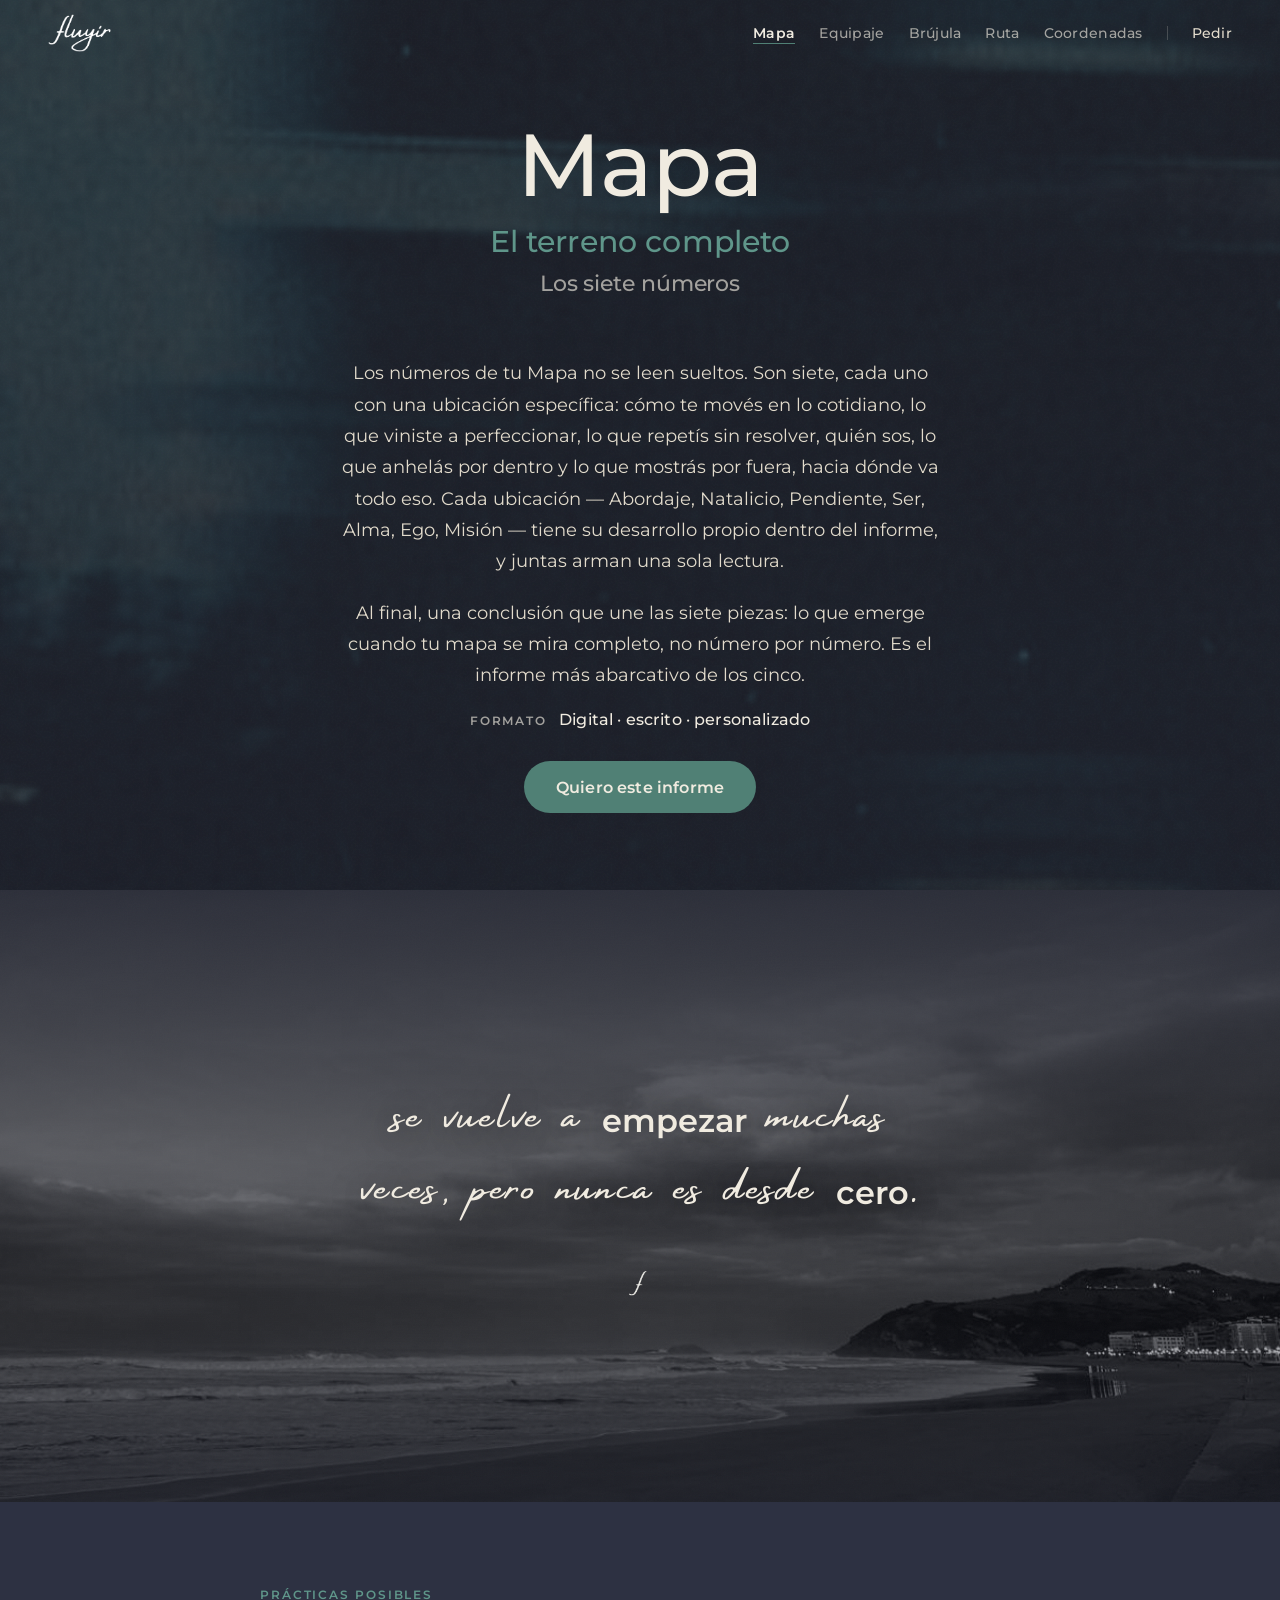
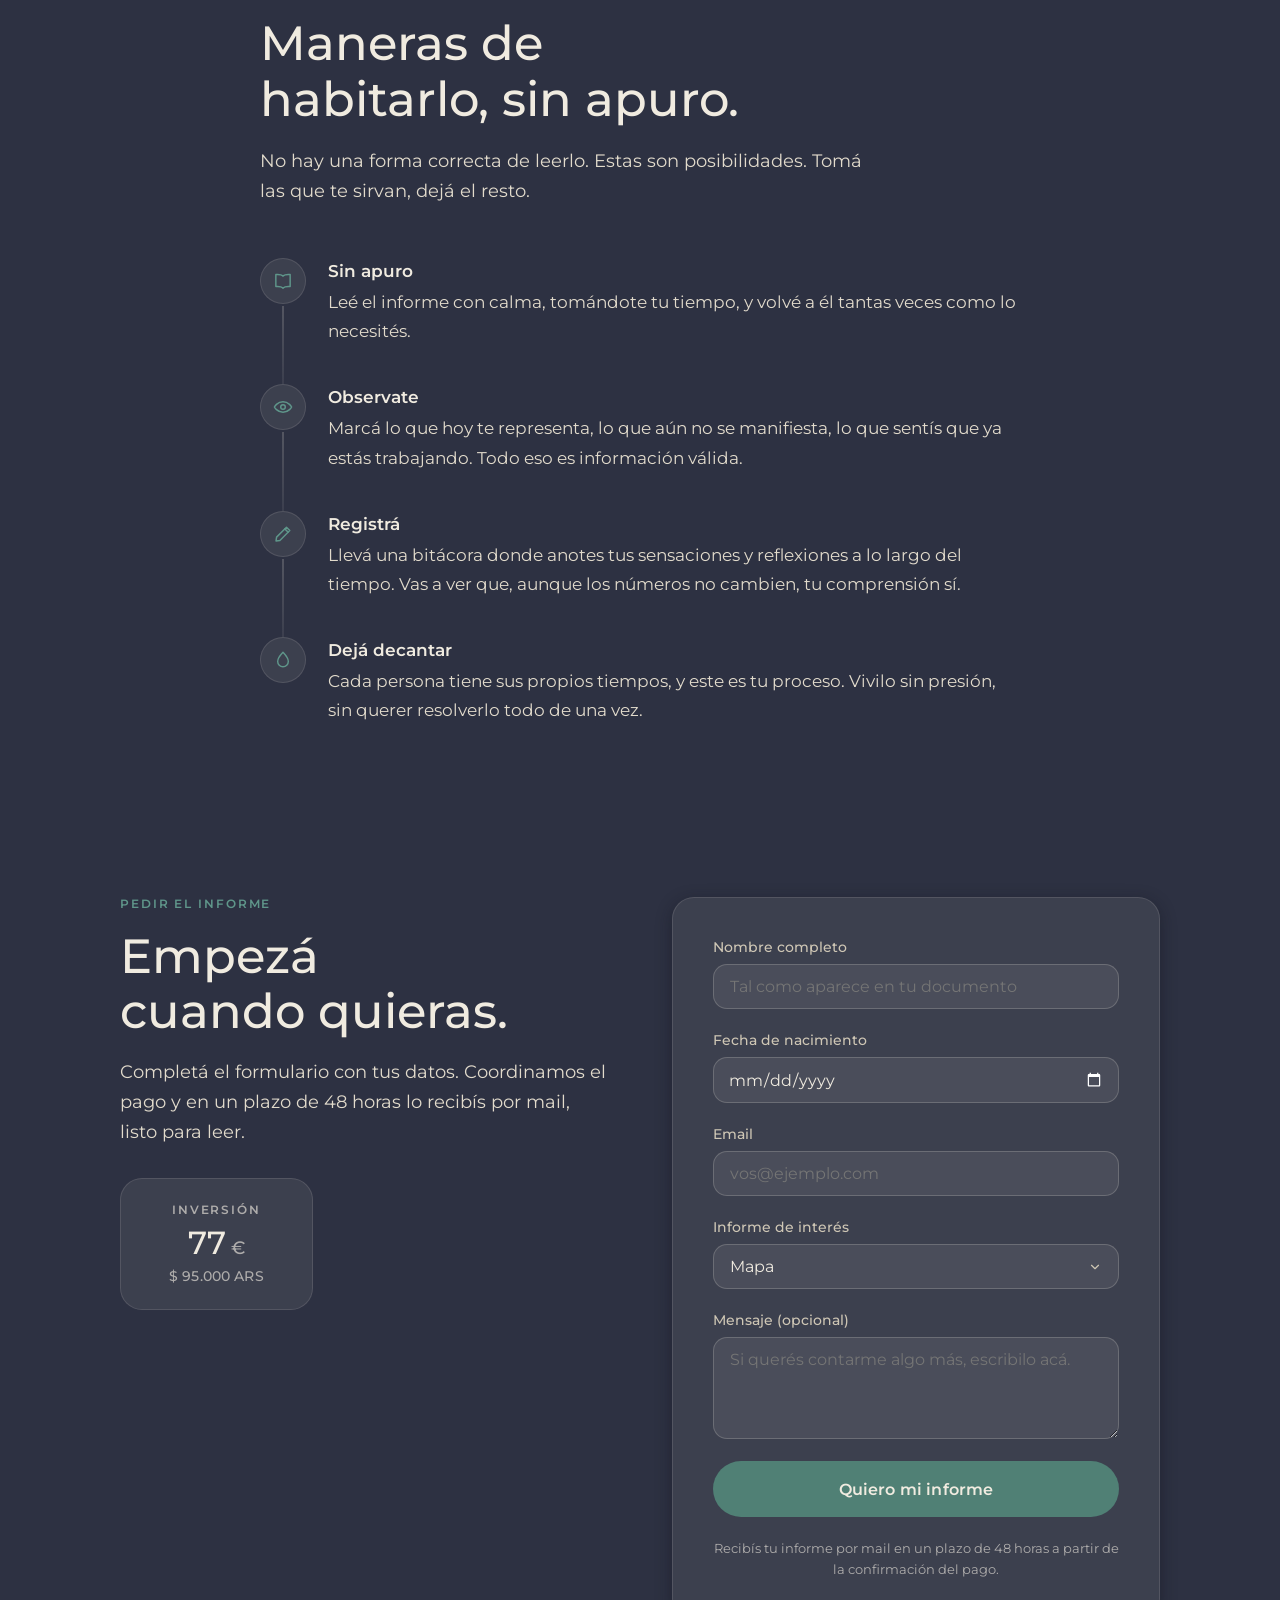
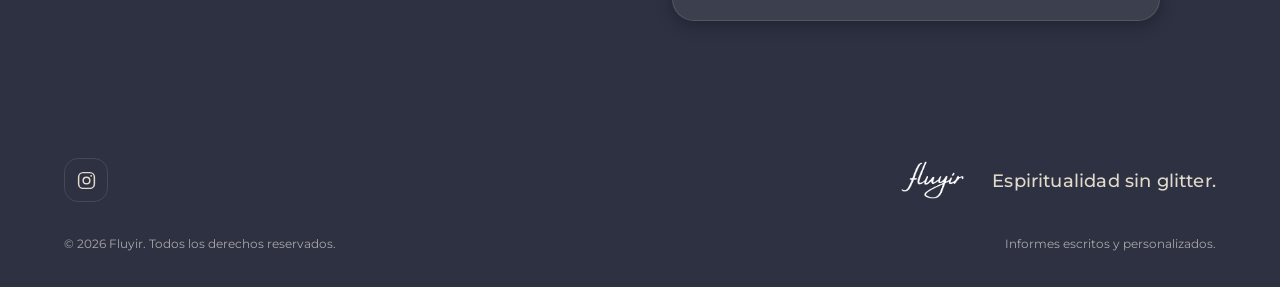
<file: informe.html>
﻿<!DOCTYPE html>
<html lang="es">
<head>
  <meta charset="utf-8">
  <meta name="viewport" content="width=device-width, initial-scale=1">
  <title>Informe · Fluyir</title>
  <style>
    @import url('https://fonts.googleapis.com/css2?family=Montserrat:ital,wght@0,300;0,400;0,500;0,600;0,700;1,400&family=Cormorant+Garamond:ital,wght@0,400;0,500;0,600;1,400&display=swap');
    @font-face {
      font-family: 'Amsterdam Four';
      src: url('_ds/fluyir-design-system-b40d3434-4b3b-41a9-a6b1-4f23c2229881/assets/fonts/amsterdam-four.ttf') format('truetype');
      font-weight: 400; font-style: normal; font-display: swap;
    }
    :root {
      --night: #2D3142; --cream: #F0EBE0; --turquoise: #508075; --teal-mid: #5F7E80;
      --night-900: #1F222E; --night-700: #383D52; --night-600: #474D66;
      --turquoise-800: #2C443E; --turquoise-soft: #5F968A;
      --cream-200: #E2DBCC; --cream-300: #CFC7B5;
      --ember: #C98A4B; --glow: #E6C49A; --gold: #CBA15A;
      --cream-a08: rgba(240,235,224,0.08); --cream-a12: rgba(240,235,224,0.12);
      --cream-a20: rgba(240,235,224,0.20); --cream-a40: rgba(240,235,224,0.40);
      --cream-a64: rgba(240,235,224,0.64);
      --surface-alt: var(--turquoise-800);
      --accent: var(--turquoise); --accent-quiet: var(--gold); --link: var(--turquoise-soft);
      --border: var(--cream-a12); --border-strong: var(--cream-a20);
      --font-script: 'Amsterdam Four', cursive;
      --font-body: 'Montserrat', system-ui, sans-serif;
      --radius-md: 14px; --radius-lg: 22px; --radius-pill: 999px;
      --shadow-md: 0 4px 16px rgba(17,20,28,0.45); --shadow-lg: 0 14px 40px rgba(17,20,28,0.55);
      --ease-flow: cubic-bezier(0.22,0.61,0.36,1);
    }
    *, *::before, *::after { box-sizing: border-box; }
    html { scroll-behavior: smooth; scroll-padding-top: 84px; }
    body { background: var(--night); margin: 0; color: var(--cream); font-family: var(--font-body); }
    .fl-eyebrow { font-family: var(--font-body); font-size: 0.74rem; font-weight: 600; letter-spacing: 0.16em; text-transform: uppercase; color: var(--turquoise-soft); margin: 0 0 4px; }
    .fl-grain { background-image: url("data:image/svg+xml,%3Csvg viewBox='0 0 512 512' xmlns='http://www.w3.org/2000/svg'%3E%3Cfilter id='noise'%3E%3CfeTurbulence type='fractalNoise' baseFrequency='0.9' numOctaves='4' stitchTiles='stitch'/%3E%3C/filter%3E%3Crect width='100%25' height='100%25' filter='url(%23noise)' opacity='0.05'/%3E%3C/svg%3E"); background-repeat: repeat; opacity: 0.5; }
    input, textarea, select { font-family: var(--font-body); }
    @media (max-width: 640px) {
      .fl-footer-row { flex-direction: column !important; align-items: center !important; text-align: center; gap: 16px !important; }
      .fl-footer-row > div { flex-direction: column !important; align-items: center !important; gap: 12px !important; }
      .fl-pedir-col { text-align: center !important; align-items: center !important; }
      .fl-pedir-price { align-self: center !important; }
    }
    .fl-nav-links { display:flex; align-items:center; gap:clamp(13px,2.4vw,24px); white-space:nowrap; }
    .fl-nav-link { font-family:var(--font-body); font-size:0.86rem; font-weight:500; letter-spacing:0.02em; color:var(--cream-a64); padding:2px 0; border-bottom:1.5px solid transparent; text-decoration:none; transition:color .25s, border-color .25s; }
    .fl-nav-link:hover { color:var(--cream); }
    .fl-nav-link.active { font-weight:600; color:var(--cream); border-bottom:1.5px solid var(--accent); }
    .fl-nav-link-pedir { font-family:var(--font-body); font-size:0.86rem; font-weight:500; letter-spacing:0.02em; color:var(--cream-200); text-decoration:none; transition:color .25s; }
    .fl-nav-link-pedir:hover { color:var(--cream); }
    .fl-nav-divider { width:1px; height:14px; background:var(--cream-a20); flex:none; }
    .fl-hamburger { display:none; flex-direction:column; gap:5px; background:none; border:none; cursor:pointer; padding:6px; }
    .fl-hamburger span { display:block; width:22px; height:2px; background:var(--cream); border-radius:2px; transition:transform .3s, opacity .3s; }
    .fl-mobile-menu { display:none; position:fixed; top:0; left:0; right:0; bottom:0; z-index:59; background:rgba(31,34,46,0.97); flex-direction:column; align-items:center; justify-content:center; gap:32px; }
    .fl-mobile-menu.open { display:flex; }
    .fl-mobile-menu a { font-family:var(--font-body); font-size:1.2rem; font-weight:500; color:var(--cream-200); text-decoration:none; letter-spacing:0.02em; }
    .fl-mobile-menu a.active { font-weight:600; color:var(--cream); border-bottom:1.5px solid var(--accent); padding-bottom:2px; }
    .fl-mobile-menu a:hover { color:var(--cream); }
    @media (max-width: 640px) {
      .fl-nav-links { display:none; }
      .fl-hamburger { display:flex; }
    }
  </style>
</head>
<body>

<div style="position:relative; width:100%; overflow-x:hidden; background:transparent;">

  <!-- FONDO -->
  <div style="position:fixed; inset:0; z-index:0; background-image:url('assets/fondo-historias-1.png'); background-size:cover; background-position:center; pointer-events:none;"></div>
  <div style="position:fixed; inset:0; z-index:0; background:linear-gradient(180deg,rgba(31,34,46,0.74) 0%,rgba(31,34,46,0.82) 100%); pointer-events:none;"></div>

  <div style="position:relative; z-index:1;">

  <!-- MOBILE MENU -->
  <div id="fl-mobile-menu" class="fl-mobile-menu">
    <a href="informe.html?slug=mapa-numerico" data-slug="mapa-numerico">Mapa</a>
    <a href="informe.html?slug=vidas-pasadas" data-slug="vidas-pasadas">Equipaje</a>
    <a href="informe.html?slug=grilla" data-slug="grilla">Brújula</a>
    <a href="informe.html?slug=etapas-de-vida" data-slug="etapas-de-vida">Ruta</a>
    <a href="informe.html?slug=ano-personal" data-slug="ano-personal">Coordenadas</a>
    <a href="#pedir" onclick="document.getElementById('fl-mobile-menu').classList.remove('open');">Pedir</a>
  </div>

  <!-- NAV -->
  <nav id="fl-nav2" style="position:fixed; top:0; left:0; right:0; z-index:60; display:flex; align-items:center; justify-content:space-between; gap:16px; padding:14px clamp(20px,5vw,48px); background:transparent; transition:transform .35s var(--ease-flow), background .35s var(--ease-flow);">
    <a href="index.html#top" style="display:flex; align-items:center;"><img src="assets/logo-wordmark-cream-trim.png" alt="fluyir" style="height:38px; width:auto;"></a>
    <div class="fl-nav-links" id="fl-nav-links">
      <a href="informe.html?slug=mapa-numerico" class="fl-nav-link" data-slug="mapa-numerico">Mapa</a>
      <a href="informe.html?slug=vidas-pasadas" class="fl-nav-link" data-slug="vidas-pasadas">Equipaje</a>
      <a href="informe.html?slug=grilla" class="fl-nav-link" data-slug="grilla">Brújula</a>
      <a href="informe.html?slug=etapas-de-vida" class="fl-nav-link" data-slug="etapas-de-vida">Ruta</a>
      <a href="informe.html?slug=ano-personal" class="fl-nav-link" data-slug="ano-personal">Coordenadas</a>
      <span class="fl-nav-divider"></span>
      <a href="#pedir" class="fl-nav-link-pedir">Pedir</a>
    </div>
    <button class="fl-hamburger" id="fl-hamburger" aria-label="Menú">
      <span></span><span></span><span></span>
    </button>
  </nav>

  <!-- HERO -->
  <header style="position:relative; min-height:92svh; display:flex; align-items:center; justify-content:center; padding:120px clamp(20px,5vw,48px) clamp(48px,6vw,80px); overflow:hidden;">
    <div class="fl-grain" style="position:absolute; inset:0; pointer-events:none;"></div>
    <div data-reveal style="position:relative; z-index:1; width:100%; max-width:720px; margin:0 auto; text-align:center;">
      <h1 id="rep-keyword" style="font-family:var(--font-body); font-weight:500; font-size:clamp(3rem,8vw,5.5rem); line-height:1.02; color:var(--cream); margin:0; letter-spacing:-0.01em;"></h1>
      <p id="rep-bajada" style="font-family:var(--font-body); font-size:clamp(1.25rem,3vw,1.85rem); font-weight:500; line-height:1.2; letter-spacing:0.005em; color:var(--turquoise-soft); margin:14px 0 0;"></p>
      <p id="rep-name" style="font-family:var(--font-body); font-weight:500; font-size:clamp(1.05rem,2vw,1.35rem); line-height:1.3; letter-spacing:-0.005em; color:var(--cream-a64); margin:10px 0 0;"></p>
      <div id="rep-body" style="max-width:600px; margin:clamp(44px,6vw,60px) auto 0; text-align:center;"></div>
      <div style="display:flex; flex-direction:column; align-items:center; gap:10px; margin-top:14px;">
        <div style="display:flex; align-items:baseline; gap:12px; flex-wrap:wrap; justify-content:center;">
          <span style="font-size:0.74rem; font-weight:600; letter-spacing:0.16em; text-transform:uppercase; color:var(--cream-a64);">Formato</span>
          <span style="font-size:0.98rem; font-weight:500; letter-spacing:0.01em; color:var(--cream);">Digital · escrito · personalizado</span>
        </div>
      </div>
      <div style="display:flex; justify-content:center; margin-top:32px;">
        <button onclick="document.getElementById('pedir').scrollIntoView({behavior:'smooth',block:'start'})" style="display:inline-flex; align-items:center; gap:10px; padding:0 32px; height:52px; border-radius:var(--radius-pill); background:var(--turquoise); border:none; cursor:pointer; font-family:var(--font-body); font-size:1rem; font-weight:600; color:var(--cream); letter-spacing:0.01em;">
          Quiero este informe
        </button>
      </div>
    </div>
  </header>

  <!-- FRASE DESTACADA -->
  <section style="position:relative; min-height:clamp(440px,68vh,640px); display:flex; align-items:center; justify-content:center; text-align:center; padding:clamp(64px,9vw,120px) clamp(20px,5vw,48px); background:var(--night); overflow:hidden;">
    <div id="frase-bg" style="position:absolute; inset:0; background-size:cover; background-position:center; filter:grayscale(1);"></div>
    <div style="position:absolute; inset:0; background:linear-gradient(180deg,rgba(28,31,44,0.82) 0%,rgba(28,31,44,0.42) 40%,rgba(28,31,44,0.30) 70%,rgba(28,31,44,0.58) 100%);"></div>
    <div class="fl-grain" style="position:absolute; inset:0; pointer-events:none;"></div>
    <div data-reveal style="position:relative; max-width:820px;">
      <p id="rep-quote" style="font-family:var(--font-script); font-weight:400; font-size:clamp(1.9rem,4.4vw,3rem); line-height:1.4; letter-spacing:0.05em; color:var(--cream); margin:0; text-wrap:balance; text-shadow:0 2px 28px rgba(12,14,20,0.5);"></p>
      <img src="assets/iso-f-cream.png" alt="fluyir" style="width:clamp(54px,7vw,80px); height:auto; display:block; margin:26px auto 0; opacity:0.9;">
    </div>
  </section>

  <!-- PRÁCTICAS POSIBLES -->
  <section style="padding:clamp(54px,7vw,86px) clamp(20px,5vw,48px); background:transparent;">
    <div data-reveal style="max-width:760px; margin:0 auto;">
      <div style="max-width:620px;">
        <p class="fl-eyebrow">Prácticas posibles</p>
        <h2 style="font-family:var(--font-body); font-weight:500; font-size:clamp(1.9rem,4.4vw,3rem); line-height:1.16; color:var(--cream); margin:14px 0 0; text-wrap:balance;">Maneras de habitarlo, sin apuro.</h2>
        <p style="font-size:clamp(1rem,1.6vw,1.1rem); line-height:1.72; color:var(--cream-200); margin:18px 0 0;">No hay una forma correcta de leerlo. Estas son posibilidades. Tomá las que te sirvan, dejá el resto.</p>
      </div>
      <div style="margin-top:clamp(34px,4.5vw,52px); display:flex; flex-direction:column;">

        <div style="position:relative; display:flex; gap:22px; padding-bottom:clamp(26px,3vw,38px);">
          <div style="position:absolute; left:23px; top:48px; bottom:0; width:2px; background:linear-gradient(var(--cream-a20),var(--cream-a08)); transform:translateX(-50%);"></div>
          <div style="position:relative; z-index:1; flex:none; width:46px; height:46px; border-radius:50%; display:flex; align-items:center; justify-content:center; background:var(--cream-a08); border:1px solid var(--border); color:var(--turquoise-soft);">
            <svg width="22" height="22" viewBox="0 0 24 24" fill="none" stroke="currentColor" stroke-width="1.6" stroke-linecap="round" stroke-linejoin="round"><path d="M12 6.4C10.4 5 7.9 4.6 4.2 4.9V18c3.7-.3 6.2.1 7.8 1.6"></path><path d="M12 6.4C13.6 5 16.1 4.6 19.8 4.9V18c-3.7-.3-6.2.1-7.8 1.6"></path></svg>
          </div>
          <div style="flex:1; min-width:0; padding-top:2px;">
            <h3 style="font-weight:600; font-size:1.08rem; color:var(--cream); margin:0;">Sin apuro</h3>
            <p style="font-size:clamp(0.98rem,1.5vw,1.06rem); line-height:1.72; color:var(--cream-200); margin:7px 0 0;">Leé el informe con calma, tomándote tu tiempo, y volvé a él tantas veces como lo necesités.</p>
          </div>
        </div>

        <div style="position:relative; display:flex; gap:22px; padding-bottom:clamp(26px,3vw,38px);">
          <div style="position:absolute; left:23px; top:48px; bottom:0; width:2px; background:linear-gradient(var(--cream-a20),var(--cream-a08)); transform:translateX(-50%);"></div>
          <div style="position:relative; z-index:1; flex:none; width:46px; height:46px; border-radius:50%; display:flex; align-items:center; justify-content:center; background:var(--cream-a08); border:1px solid var(--border); color:var(--turquoise-soft);">
            <svg width="22" height="22" viewBox="0 0 24 24" fill="none" stroke="currentColor" stroke-width="1.6" stroke-linecap="round" stroke-linejoin="round"><path d="M2.6 12S5.6 6.2 12 6.2 21.4 12 21.4 12 18.4 17.8 12 17.8 2.6 12 2.6 12Z"></path><circle cx="12" cy="12" r="2.5"></circle></svg>
          </div>
          <div style="flex:1; min-width:0; padding-top:2px;">
            <h3 style="font-weight:600; font-size:1.08rem; color:var(--cream); margin:0;">Observate</h3>
            <p style="font-size:clamp(0.98rem,1.5vw,1.06rem); line-height:1.72; color:var(--cream-200); margin:7px 0 0;">Marcá lo que hoy te representa, lo que aún no se manifiesta, lo que sentís que ya estás trabajando. Todo eso es información válida.</p>
          </div>
        </div>

        <div style="position:relative; display:flex; gap:22px; padding-bottom:clamp(26px,3vw,38px);">
          <div style="position:absolute; left:23px; top:48px; bottom:0; width:2px; background:linear-gradient(var(--cream-a20),var(--cream-a08)); transform:translateX(-50%);"></div>
          <div style="position:relative; z-index:1; flex:none; width:46px; height:46px; border-radius:50%; display:flex; align-items:center; justify-content:center; background:var(--cream-a08); border:1px solid var(--border); color:var(--turquoise-soft);">
            <svg width="22" height="22" viewBox="0 0 24 24" fill="none" stroke="currentColor" stroke-width="1.6" stroke-linecap="round" stroke-linejoin="round"><path d="M15.8 4.6l3.6 3.6L8.6 19 4.4 19.6 5 15.4 15.8 4.6Z"></path><path d="M14 6.4l3.6 3.6"></path></svg>
          </div>
          <div style="flex:1; min-width:0; padding-top:2px;">
            <h3 style="font-weight:600; font-size:1.08rem; color:var(--cream); margin:0;">Registrá</h3>
            <p style="font-size:clamp(0.98rem,1.5vw,1.06rem); line-height:1.72; color:var(--cream-200); margin:7px 0 0;">Llevá una bitácora donde anotes tus sensaciones y reflexiones a lo largo del tiempo. Vas a ver que, aunque los números no cambien, tu comprensión sí.</p>
          </div>
        </div>

        <div style="position:relative; display:flex; gap:22px;">
          <div style="position:relative; z-index:1; flex:none; width:46px; height:46px; border-radius:50%; display:flex; align-items:center; justify-content:center; background:var(--cream-a08); border:1px solid var(--border); color:var(--turquoise-soft);">
            <svg width="22" height="22" viewBox="0 0 24 24" fill="none" stroke="currentColor" stroke-width="1.6" stroke-linecap="round" stroke-linejoin="round"><path d="M12 3.6s5.8 6.1 5.8 10A5.8 5.8 0 0 1 6.2 13.6C6.2 9.7 12 3.6 12 3.6Z"></path></svg>
          </div>
          <div style="flex:1; min-width:0; padding-top:2px;">
            <h3 style="font-weight:600; font-size:1.08rem; color:var(--cream); margin:0;">Dejá decantar</h3>
            <p style="font-size:clamp(0.98rem,1.5vw,1.06rem); line-height:1.72; color:var(--cream-200); margin:7px 0 0;">Cada persona tiene sus propios tiempos, y este es tu proceso. Vivilo sin presión, sin querer resolverlo todo de una vez.</p>
          </div>
        </div>

      </div>
    </div>
  </section>

  <!-- FORM -->
  <section id="pedir" style="padding:clamp(54px,7vw,86px) clamp(20px,5vw,48px); background:transparent; scroll-margin-top:84px;">
    <div data-reveal style="max-width:1040px; margin:0 auto; display:grid; grid-template-columns:repeat(auto-fit, minmax(min(100%,340px),1fr)); gap:clamp(36px,5vw,64px); align-items:start;">

      <div class="fl-pedir-col" style="display:flex; flex-direction:column; align-items:flex-start;">
        <p class="fl-eyebrow">Pedir el informe</p>
        <h2 style="font-family:var(--font-body); font-weight:500; font-size:clamp(2rem,4.6vw,3rem); line-height:1.14; color:var(--cream); margin:14px 0 0; text-wrap:balance;">Empezá cuando quieras.</h2>
        <p style="font-size:clamp(1rem,1.6vw,1.1rem); line-height:1.72; color:var(--cream-200); margin:18px 0 0;">Completá el formulario con tus datos. Coordinamos el pago y en un plazo de 48 horas lo recibís por mail, listo para leer.</p>
        <div class="fl-pedir-price" style="display:inline-flex; flex-direction:column; align-items:center; gap:8px; margin:30px 0 0; padding:24px 48px; border:1px solid var(--border); border-radius:var(--radius-lg); background:var(--cream-a08); text-align:center;">
          <span style="font-size:0.74rem; font-weight:600; letter-spacing:0.16em; text-transform:uppercase; color:var(--cream-a64);">Inversión</span>
          <span id="rep-price" style="font-weight:500; font-size:2rem; line-height:1; letter-spacing:-0.01em; color:var(--cream); margin-top:2px;"></span>
          <span id="rep-price-ars" style="font-size:0.9rem; font-weight:500; color:var(--cream-a64); letter-spacing:0.01em;"></span>
        </div>
      </div>

      <div>
        <div id="form-wrap">
          <form id="fl-form" style="display:flex; flex-direction:column; gap:22px; background:var(--cream-a08); border:1px solid var(--border); border-radius:var(--radius-lg); padding:clamp(28px,4vw,40px); box-shadow:var(--shadow-md);">

            <label style="display:flex; flex-direction:column; gap:8px;">
              <span style="font-size:0.875rem; font-weight:500; color:var(--cream-300);">Nombre completo</span>
              <input type="text" name="nombre" placeholder="Tal como aparece en tu documento" required style="width:100%; padding:12px 16px; font-size:clamp(0.82rem,2.5vw,1rem); color:var(--cream); background:var(--cream-a08); border:1px solid var(--border-strong); border-radius:var(--radius-md); outline:none; -webkit-appearance:none; appearance:none; color-scheme:dark; box-sizing:border-box; min-width:0;">
            </label>

            <label style="display:flex; flex-direction:column; gap:8px;">
              <span style="font-size:0.875rem; font-weight:500; color:var(--cream-300);">Fecha de nacimiento</span>
              <input type="date" name="nacimiento" required style="display:block; width:100%; height:46px; padding:11px 14px; font-size:1rem; color:var(--cream); background:var(--cream-a08); border:1px solid var(--border-strong); border-radius:var(--radius-md); outline:none; -webkit-appearance:none; appearance:none; color-scheme:dark; box-sizing:border-box;">
            </label>

            <label style="display:flex; flex-direction:column; gap:8px;">
              <span style="font-size:0.875rem; font-weight:500; color:var(--cream-300);">Email</span>
              <input type="email" name="email" placeholder="vos@ejemplo.com" required style="width:100%; padding:12px 16px; font-size:1rem; color:var(--cream); background:var(--cream-a08); border:1px solid var(--border-strong); border-radius:var(--radius-md); outline:none; -webkit-appearance:none; appearance:none; color-scheme:dark; box-sizing:border-box; min-width:0;">
            </label>

            <label style="display:flex; flex-direction:column; gap:8px;">
              <span style="font-size:0.875rem; font-weight:500; color:var(--cream-300);">Informe de interés</span>
              <select id="fl-informe-select" name="informe" required style="width:100%; padding:12px 44px 12px 16px; font-size:1rem; color:var(--cream); background-color:var(--cream-a08); background-image:url(&quot;data:image/svg+xml,%3Csvg xmlns='http://www.w3.org/2000/svg' width='14' height='14' viewBox='0 0 24 24' fill='none' stroke='%23CFC7B5' stroke-width='2' stroke-linecap='round' stroke-linejoin='round'%3E%3Cpolyline points='6 9 12 15 18 9'/%3E%3C/svg%3E&quot;); background-repeat:no-repeat; background-position:right 16px center; border:1px solid var(--border-strong); border-radius:var(--radius-md); outline:none; appearance:none; -webkit-appearance:none; cursor:pointer; color-scheme:dark;">
                <option value="Mapa" style="background:var(--night);">Mapa</option>
                <option value="Equipaje" style="background:var(--night);">Equipaje</option>
                <option value="Brújula" style="background:var(--night);">Brújula</option>
                <option value="Ruta" style="background:var(--night);">Ruta</option>
                <option value="Coordenadas" style="background:var(--night);">Coordenadas</option>
                <option value="No estoy segura, quiero asesoramiento" style="background:var(--night);">No estoy segura, quiero asesoramiento</option>
              </select>
            </label>

            <label style="display:flex; flex-direction:column; gap:8px;">
              <span style="font-size:0.875rem; font-weight:500; color:var(--cream-300);">Mensaje (opcional)</span>
              <textarea name="mensaje" rows="4" placeholder="Si querés contarme algo más, escribilo acá." style="width:100%; padding:12px 16px; font-size:1rem; color:var(--cream); background:var(--cream-a08); border:1px solid var(--border-strong); border-radius:var(--radius-md); outline:none; resize:vertical; color-scheme:dark;"></textarea>
            </label>

            <button type="submit" style="display:flex; align-items:center; justify-content:center; width:100%; height:56px; border-radius:var(--radius-pill); background:var(--turquoise); border:none; cursor:pointer; font-family:var(--font-body); font-size:1rem; font-weight:600; color:var(--cream); letter-spacing:0.01em;">Quiero mi informe</button>
            <p style="font-size:0.8rem; color:var(--cream-a64); text-align:center; line-height:1.6; margin:0;">Recibís tu informe por mail en un plazo de 48 horas a partir de la confirmación del pago.</p>
          </form>
        </div>

        <div id="form-thanks" style="display:none; text-align:center; background:var(--surface-alt); border:1px solid var(--border-strong); border-radius:var(--radius-lg); padding:clamp(40px,7vw,64px) clamp(28px,5vw,48px); box-shadow:var(--shadow-lg);">
          <img src="assets/iso-f-cream.png" alt="" style="width:56px; margin:0 auto 8px; opacity:0.9;">
          <p style="font-weight:600; font-size:clamp(1.6rem,4vw,2.3rem); line-height:1.2; color:var(--cream); margin:14px 0 0;">Gracias. Recibí tus datos.</p>
          <p style="font-size:1rem; line-height:1.72; color:var(--cream-200); max-width:420px; margin:18px auto 0;">Te voy a escribir por mail para coordinar el pago. Una vez confirmado, en 48 horas tenés tu informe personalizado, en formato digital.</p>
          <button onclick="document.getElementById('form-thanks').style.display='none';document.getElementById('form-wrap').style.display='block';document.getElementById('fl-form').reset();" style="margin-top:28px; background:none; border:1px solid var(--border-strong); border-radius:var(--radius-pill); padding:10px 22px; cursor:pointer; font-family:var(--font-body); font-size:0.9rem; font-weight:500; color:var(--cream-200);">Pedir otro informe</button>
        </div>
      </div>

    </div>
  </section>

  <!-- FOOTER -->
  <footer style="background:transparent; padding:clamp(34px,4vw,52px) clamp(20px,5vw,48px) clamp(24px,3vw,36px);">
    <div style="max-width:1152px; margin:0 auto; display:flex; flex-wrap:wrap; gap:clamp(20px,4vw,40px); justify-content:space-between; align-items:center;" class="fl-footer-row">
      <a href="https://instagram.com/fluyir22" target="_blank" rel="noopener" aria-label="Instagram · @fluyir22" style="display:inline-flex; align-items:center; justify-content:center; width:44px; height:44px; border-radius:var(--radius-md); color:var(--cream-200); border:1px solid var(--cream-a12); text-decoration:none;">
        <svg width="21" height="21" viewBox="0 0 24 24" fill="none" stroke="currentColor" stroke-width="1.7" stroke-linecap="round" stroke-linejoin="round"><rect x="3" y="3" width="18" height="18" rx="5"></rect><circle cx="12" cy="12" r="3.8"></circle><circle cx="17.3" cy="6.7" r="1.1" fill="currentColor" stroke="none"></circle></svg>
      </a>
      <div style="display:flex; align-items:center; gap:clamp(18px,3vw,28px);">
        <img src="assets/logo-wordmark-cream-trim.png" alt="fluyir" style="height:38px; width:auto;">
        <p style="font-weight:500; font-size:clamp(0.95rem,1.5vw,1.1rem); letter-spacing:0.01em; color:var(--cream-200); margin:0;">Espiritualidad sin glitter.</p>
      </div>
    </div>
    <div style="max-width:1152px; margin:clamp(24px,3.5vw,34px) auto 0; display:flex; flex-wrap:wrap; gap:12px; justify-content:space-between; font-size:0.76rem; color:var(--cream-a64);">
      <span id="footer-year"></span>
      <span>Informes escritos y personalizados.</span>
    </div>
  </footer>

  </div>
</div>

<script>
(function() {
  var REPORTS = {
    'mapa-numerico': {
      keyword: 'Mapa', name: 'Los siete números', bajada: 'El terreno completo',
      body: [
        'Los números de tu Mapa no se leen sueltos. Son siete, cada uno con una ubicación específica: cómo te movés en lo cotidiano, lo que viniste a perfeccionar, lo que repetís sin resolver, quién sos, lo que anhelás por dentro y lo que mostrás por fuera, hacia dónde va todo eso. Cada ubicación — Abordaje, Natalicio, Pendiente, Ser, Alma, Ego, Misión — tiene su desarrollo propio dentro del informe, y juntas arman una sola lectura.',
        'Al final, una conclusión que une las siete piezas: lo que emerge cuando tu mapa se mira completo, no número por número. Es el informe más abarcativo de los cinco.'
      ],
      quote: 'se vuelve a <span style="font-family:var(--font-body);font-weight:600;font-size:0.66em;letter-spacing:0;">empezar</span> muchas veces, pero nunca es desde <span style="font-family:var(--font-body);font-weight:600;font-size:0.66em;letter-spacing:0;">cero</span>.',
      photo: 'assets/frase-mapa.jpg', photoPos: 'center 72%',
      selectKey: 'Mapa', price: '77 €', priceARS: '95.000'
    },
    'vidas-pasadas': {
      keyword: 'Equipaje', name: 'Vidas Pasadas · Regalo Divino · Sombra', bajada: 'Las capas más profundas',
      body: [
        'Tres dimensiones que conviven en vos al mismo tiempo: la memoria que ya traés, el don que está disponible aunque todavía no lo reconozcas, y lo oculto que opera en lo profundo. Cada una tiene su propio número: Vidas Pasadas, Regalo Divino, Sombra.',
        'Al final, una conclusión que muestra cómo se relacionan los tres y qué aparece cuando se leen como una sola historia.'
      ],
      quote: 'vas a <span style="font-family:var(--font-body);font-weight:600;font-size:0.66em;letter-spacing:0;">salir</span> de ahí, y no vas a ser la <span style="font-family:var(--font-body);font-weight:600;font-size:0.66em;letter-spacing:0;">misma</span>.',
      photo: 'assets/frase-equipaje.jpg', photoPos: 'center 60%',
      selectKey: 'Equipaje', price: '55 €', priceARS: '70.000'
    },
    'grilla': {
      keyword: 'Brújula', name: 'Ausentes · Dominantes · Excesivos', bajada: 'Cómo se distribuye tu energía',
      body: [
        'La frecuencia con la que aparece cada número en tu nombre revela tres categorías. Tus Ausentes: lo que el alma busca incorporar en esta vida, lo que todavía no se activó. Tus Dominantes: los números que ya operan como recursos reales, la base desde donde te movés cuando estás en tu eje. Tus Excesivos: lo que está tan presente que, sin dirección consciente, puede salirse del equilibrio.',
        'Al final, una conclusión que cruza las tres y muestra la relación entre lo que falta, lo que fluye y lo que pide regulación.'
      ],
      quote: 'a veces evitamos el real <span style="font-family:var(--font-body);font-weight:600;font-size:0.66em;letter-spacing:0;">contraste</span>. elegimos los <span style="font-family:var(--font-body);font-weight:600;font-size:0.66em;letter-spacing:0;">grises</span> seguros.',
      photo: 'assets/frase-grilla.jpg', photoPos: 'center 62%',
      selectKey: 'Brújula', price: '55 €', priceARS: '70.000'
    },
    'etapas-de-vida': {
      keyword: 'Ruta', name: 'Etapas de Vida', bajada: 'Tu recorrido',
      body: [
        'Existen cuatro etapas que alinean la vida — La Base, La Escalera, El Trampolín, La Pileta — cada una con su propia energía, su aprendizaje y su tipo de experiencia. Este informe las traduce en información concreta: qué se abre en cada una, con qué desafío convive esa apertura.',
        'Al final, una conclusión que lee las cuatro etapas como un todo: qué abre cada una, qué desafía, y qué se ve cuando se miran juntas.'
      ],
      quote: 'si lo único <span style="font-family:var(--font-body);font-weight:600;font-size:0.66em;letter-spacing:0;">constante</span> es el cambio, entonces para cambiar hay que <span style="font-family:var(--font-body);font-weight:600;font-size:0.66em;letter-spacing:0;">permanecer</span>.',
      photo: 'assets/frase-ruta.jpg', photoPos: 'center 74%',
      selectKey: 'Ruta', price: '66 €', priceARS: '80.000'
    },
    'ano-personal': {
      keyword: 'Coordenadas', name: 'Año Personal y Año Emocional', bajada: 'Dónde estás parada hoy',
      body: [
        'Dos capas del tiempo que se complementan: la dirección del ciclo que estás atravesando y el estado interno desde el que lo habitás. El Año Personal y el Año Emocional corren en planos distintos pero juntos dan una imagen más completa de lo que está activo en este momento puntual.',
        'Al final, una conclusión que los cruza y muestra qué produce esa combinación específica este año.'
      ],
      quote: 'somos <span style="font-family:var(--font-body);font-weight:600;font-size:0.66em;letter-spacing:0;">seres</span> cambiantes.',
      photo: 'assets/frase-coordenadas-acantilado.jpg', photoPos: 'center 45%',
      selectKey: 'Coordenadas', price: '55 €', priceARS: '70.000'
    }
  };

  var urlSlug = null;
  try { urlSlug = new URLSearchParams(window.location.search).get('slug'); } catch(e) {}
  var slug = (urlSlug && REPORTS[urlSlug]) ? urlSlug : 'mapa-numerico';
  var rep = REPORTS[slug];

  document.getElementById('rep-keyword').textContent = rep.keyword;
  document.getElementById('rep-name').textContent = rep.name;
  document.getElementById('rep-bajada').textContent = rep.bajada;
  document.getElementById('rep-quote').innerHTML = rep.quote;
  document.getElementById('rep-price').innerHTML = rep.price + ' <span style="font-size:0.56em;font-weight:500;color:var(--cream-a64);margin-left:0;"></span>';

  var priceEl = document.getElementById('rep-price');
  var parts = rep.price.split(' ');
  priceEl.innerHTML = parts[0] + '<span style="font-size:0.56em;font-weight:500;letter-spacing:0;color:var(--cream-a64);margin-left:5px;">' + (parts[1] || '€') + '</span>';
  document.getElementById('rep-price-ars').textContent = '$ ' + rep.priceARS + ' ARS';

  var bodyEl = document.getElementById('rep-body');
  rep.body.forEach(function(p) {
    var el = document.createElement('p');
    el.style.cssText = 'font-size:clamp(1rem,1.6vw,1.1rem);line-height:1.78;color:var(--cream-200);margin:0 0 20px;';
    el.textContent = p;
    bodyEl.appendChild(el);
  });

  var bgEl = document.getElementById('frase-bg');
  bgEl.style.backgroundImage = "url('" + rep.photo + "')";
  bgEl.style.backgroundPosition = rep.photoPos;

  var sel = document.getElementById('fl-informe-select');
  for (var i = 0; i < sel.options.length; i++) {
    if (sel.options[i].value === rep.selectKey) { sel.selectedIndex = i; break; }
  }

  document.title = rep.keyword + ' · Fluyir';
  document.getElementById('footer-year').textContent = '© ' + new Date().getFullYear() + ' Fluyir. Todos los derechos reservados.';

  // Marcar link activo en nav y mobile menu
  document.querySelectorAll('[data-slug]').forEach(function(a) {
    if (a.getAttribute('data-slug') === slug) a.classList.add('active');
  });

  // Hamburger
  var hamburger = document.getElementById('fl-hamburger');
  var mobileMenu = document.getElementById('fl-mobile-menu');
  hamburger.addEventListener('click', function() {
    mobileMenu.classList.toggle('open');
  });
  mobileMenu.querySelectorAll('a').forEach(function(a) {
    a.addEventListener('click', function() { mobileMenu.classList.remove('open'); });
  });

  // Nav hide on scroll
  var nav = document.getElementById('fl-nav2');
  var lastY = window.scrollY || 0, ticking = false;
  var applyNav = function() {
    var y = window.scrollY || 0;
    if (y > lastY + 4 && y > 90) nav.style.transform = 'translateY(-110%)';
    else if (y < lastY - 4 || y <= 24) nav.style.transform = 'translateY(0)';
    lastY = y; ticking = false;
  };
  window.addEventListener('scroll', function() { if (!ticking) { ticking = true; requestAnimationFrame(applyNav); } }, { passive: true });

  // Reveal animations
  var revealEls = Array.from(document.querySelectorAll('[data-reveal]'));
  var reduce = window.matchMedia && window.matchMedia('(prefers-reduced-motion: reduce)').matches;
  if (!reduce && 'IntersectionObserver' in window) {
    revealEls.forEach(function(el) {
      el.style.opacity = '0'; el.style.transform = 'translateY(24px)';
      el.style.transition = 'opacity 720ms cubic-bezier(0.22,0.61,0.36,1), transform 720ms cubic-bezier(0.22,0.61,0.36,1)';
    });
    var io = new IntersectionObserver(function(entries) {
      entries.forEach(function(e) {
        if (e.isIntersecting) { e.target.style.opacity = '1'; e.target.style.transform = 'none'; io.unobserve(e.target); }
      });
    }, { threshold: 0.12, rootMargin: '0px 0px -8% 0px' });
    revealEls.forEach(function(el) { io.observe(el); });
  }

  // Form submit
  document.getElementById('fl-form').addEventListener('submit', function(e) {
    e.preventDefault();
    var form = e.target;
    var get = function(name) { var el = form.querySelector('[name="' + name + '"]'); return el ? el.value : ''; };
    try {
      var data = new FormData();
      data.append('nombre', get('nombre'));
      var nac = get('nacimiento');
      var nacFmt = /^\d{4}-\d{2}-\d{2}$/.test(nac) ? nac.split('-').reverse().join('-') : nac;
      data.append('nacimiento', nacFmt);
      data.append('email', get('email'));
      data.append('mensaje', get('mensaje'));
      data.append('informe', get('informe'));
      fetch('https://script.google.com/macros/s/AKfycbyFeCvdJgL8_hYvJ3XxKoP6eCE7xmW4R-YYwEi_ld5C8n1tAaAYosnGK9lvGgq8jz09/exec', { method: 'POST', body: data, mode: 'no-cors' });
    } catch(err) {}
    document.getElementById('form-wrap').style.display = 'none';
    document.getElementById('form-thanks').style.display = 'block';
  });
})();
</script>

</body>
</html>
</file>
<file: _ds/fluyir-design-system-b40d3434-4b3b-41a9-a6b1-4f23c2229881/tokens/fonts.css>
/* ============================================================
   FLUYIR · Webfonts
   ------------------------------------------------------------
   · Amsterdam Four  (script, logo/titles)  → self-hosted .ttf  [client-supplied]
   · Corporative     (sans, body/UI)        → Montserrat (Google) [client's favorite]
   · Editorial serif (long-form blog)        → Cormorant Garamond  [Fluyir DS addition]
   Rockwell from the brief is intentionally omitted (client rejected it).
   NOTE: @import must precede @font-face per CSS spec.
   ============================================================ */

/* Sans (Montserrat) + editorial serif (Cormorant Garamond) from Google Fonts */
@import url('https://fonts.googleapis.com/css2?family=Montserrat:ital,wght@0,300;0,400;0,500;0,600;0,700;1,400&family=Cormorant+Garamond:ital,wght@0,400;0,500;0,600;1,400&display=swap');

/* Amsterdam Four — the real brand script, self-hosted */
@font-face {
  font-family: 'Amsterdam Four';
  src: url('../assets/fonts/amsterdam-four.ttf') format('truetype');
  font-weight: 400;
  font-style: normal;
  font-display: swap;
}
</file>
<file: _ds/fluyir-design-system-b40d3434-4b3b-41a9-a6b1-4f23c2229881/tokens/colors.css>
/* ============================================================
   FLUYIR · Color tokens
   Palette extracted from the brand brief (08. Identidad Visual).
   Dark, contemplative, cinematic. Cream on night-blue is primary.
   ============================================================ */
:root {
  /* ---- Brand core (named) ---- */
  --night:       #2D3142;  /* Azul Noche — primary background & logo */
  --cream:       #F0EBE0;  /* Crema — text on dark, cream logo */
  --turquoise:   #508075;  /* Turquesa Apagado — natural accent & alt background */
  --teal-mid:    #5F7E80;  /* Teal Medio — secondary, skies, balance */

  /* ---- Tonal extensions (derived for UI depth) ---- */
  --night-900:   #1F222E;  /* deeper than night — app chrome, recessed */
  --night-800:   #2D3142;  /* = --night */
  --night-700:   #383D52;  /* raised surface on night */
  --night-600:   #474D66;  /* hover raise / hairline-strong */

  /* Turquesa Apagado ramp (built around #508075) — the organic register */
  --turquoise-900: #1E302C; /* deepest */
  --turquoise-800: #2C443E;
  --turquoise-700: #3D5F56; /* raised turquoise surface */
  --turquoise-600: #508075; /* = --turquoise (base) */
  --turquoise-soft: #5F968A; /* lighter turquoise, hover/links */

  --cream-100:   #F0EBE0;  /* = --cream */
  --cream-200:   #E2DBCC;  /* slightly dimmed cream */
  --cream-300:   #CFC7B5;  /* muted cream / captions */

  /* ---- Warm accents (the "destellos de luz cálida") ----
     NOTE: warm tones are reserved for IMAGERY / ATMOSPHERE only
     (photo light flashes, hero/quote glow). They are NOT used as UI
     chrome — the interface accent is turquoise (see SEMANTIC ALIASES). */
  --ember:       #C98A4B;  /* amber — warm light in imagery */
  --ember-soft:  #D9A86E;  /* lighter amber */
  --glow:        #E6C49A;  /* peach / durazno — warm light highlight */
  --gold:        #CBA15A;  /* dorado — fine detail, eyebrows, dividers */

  /* ---- Functional (kept muted, never neon) ---- */
  --positive:    #7FA98A;  /* sage green */
  --caution:     #C98A4B;  /* reuse ember */
  --critical:    #B06A5E;  /* dusty terracotta */

  /* ---- Alpha helpers on cream (for borders / overlays on dark) ---- */
  --cream-a08:   rgba(240,235,224,0.08);
  --cream-a12:   rgba(240,235,224,0.12);
  --cream-a20:   rgba(240,235,224,0.20);
  --cream-a40:   rgba(240,235,224,0.40);
  --cream-a64:   rgba(240,235,224,0.64);
  --night-a40:   rgba(31,34,46,0.40);
  --night-a64:   rgba(31,34,46,0.64);

  /* ============================================================
     SEMANTIC ALIASES — prefer these in components
     ============================================================ */
  --bg:              var(--night);
  --bg-deep:         var(--night-900);
  --surface:         var(--night-700);
  --surface-alt:     var(--turquoise-800);
  --surface-raised:  var(--night-600);

  --text:            var(--cream);
  --text-muted:      var(--cream-300);
  --text-faint:      var(--cream-a64);
  --text-on-accent:  var(--cream);

  /* Interface accent = Turquesa Apagado. Warm tones (ember/glow) stay in imagery only. */
  --accent:          var(--turquoise);
  --accent-hover:    var(--turquoise-soft);
  --accent-quiet:    var(--gold);        /* eyebrows / fine detail */
  --highlight:       var(--glow);        /* warm atmospheric glow (imagery) */

  --border:          var(--cream-a12);
  --border-strong:   var(--cream-a20);
  --ring:            rgba(80,128,117,0.55); /* turquoise focus ring */

  --link:            var(--turquoise-soft);
}
</file>
<file: _ds/fluyir-design-system-b40d3434-4b3b-41a9-a6b1-4f23c2229881/tokens/typography.css>
/* ============================================================
   FLUYIR · Typography tokens
   Script for brand voice + display; Montserrat for everything UI;
   Cormorant for long-form editorial (blog/Substack).
   ============================================================ */
:root {
  /* ---- Families ---- */
  --font-script: 'Amsterdam Four', 'Brush Script MT', cursive;  /* brand script — self-hosted */
  --font-sans:   'Montserrat', system-ui, -apple-system, sans-serif;  /* ~ Corporative */
  --font-serif:  'Cormorant Garamond', Georgia, serif;                /* editorial */

  /* ---- Semantic roles ---- */
  --font-display: var(--font-script); /* hero titles, featured phrases, signature */
  --font-body:    var(--font-sans);   /* UI, body, nav, carousels */
  --font-editorial: var(--font-serif);/* blog longform, pull-quotes in articles */

  /* ---- Type scale (rem, 16px base) ---- */
  --text-2xs:  0.6875rem; /* 11px */
  --text-xs:   0.75rem;   /* 12px */
  --text-sm:   0.875rem;  /* 14px */
  --text-base: 1rem;      /* 16px */
  --text-md:   1.125rem;  /* 18px */
  --text-lg:   1.375rem;  /* 22px */
  --text-xl:   1.75rem;   /* 28px */
  --text-2xl:  2.25rem;   /* 36px */
  --text-3xl:  3rem;      /* 48px */
  --text-4xl:  4rem;      /* 64px */
  --text-5xl:  5.5rem;    /* 88px — script hero */

  /* ---- Weights ---- */
  --fw-light:    300; /* @kind font */
  --fw-regular:  400; /* @kind font */
  --fw-medium:   500; /* @kind font */
  --fw-semibold: 600; /* @kind font */
  --fw-bold:     700; /* @kind font */

  /* ---- Line heights ---- */
  --lh-tight:   1.1;  /* @kind font */
  --lh-snug:    1.25; /* @kind font */
  --lh-normal:  1.5;  /* @kind font */
  --lh-relaxed: 1.7;  /* @kind font */

  /* ---- Letter spacing ---- */
  --ls-tight:  -0.02em; /* @kind font */
  --ls-normal: 0;       /* @kind font */
  --ls-wide:   0.04em;  /* @kind font */
  --ls-caps:   0.18em;  /* @kind font */
}
</file>
<file: _ds/fluyir-design-system-b40d3434-4b3b-41a9-a6b1-4f23c2229881/tokens/spacing.css>
/* ============================================================
   FLUYIR · Spacing & layout tokens
   Calm, breathing layouts — "cada post respira". Generous space.
   8px base rhythm.
   ============================================================ */
:root {
  --space-0:   0;
  --space-1:   0.25rem;  /* 4 */
  --space-2:   0.5rem;   /* 8 */
  --space-3:   0.75rem;  /* 12 */
  --space-4:   1rem;     /* 16 */
  --space-5:   1.5rem;   /* 24 */
  --space-6:   2rem;     /* 32 */
  --space-7:   3rem;     /* 48 */
  --space-8:   4rem;     /* 64 */
  --space-9:   6rem;     /* 96 */
  --space-10:  8rem;     /* 128 */

  /* ---- Container widths ---- */
  --container-prose:  42rem;  /* 672 — editorial reading measure */
  --container-narrow: 34rem;  /* 544 — app cards / forms */
  --container-wide:   72rem;  /* 1152 — marketing sections */

  /* ---- Page gutters ---- */
  --gutter:        1.5rem;
  --gutter-lg:     3rem;
}
</file>
<file: _ds/fluyir-design-system-b40d3434-4b3b-41a9-a6b1-4f23c2229881/tokens/effects.css>
/* ============================================================
   FLUYIR · Effects — radii, borders, shadows, blur, motion
   Soft & organic but elegant. Shadows are deep and quiet on dark.
   ============================================================ */
:root {
  /* ---- Corner radii (soft, organic) ---- */
  --radius-xs:   4px;
  --radius-sm:   8px;
  --radius-md:   14px;
  --radius-lg:   22px;
  --radius-xl:   32px;
  --radius-pill: 999px;

  /* ---- Borders ---- */
  --border-hairline: 1px solid var(--border);
  --border-soft:     1px solid var(--border-strong);

  /* ---- Shadows (quiet, deep — for a dark UI) ---- */
  --shadow-sm:   0 1px 2px rgba(17,20,28,0.40);
  --shadow-md:   0 4px 16px rgba(17,20,28,0.45);
  --shadow-lg:   0 14px 40px rgba(17,20,28,0.55);
  --shadow-xl:   0 28px 70px rgba(17,20,28,0.60);
  /* warm glow — for accent/hero moments, used sparingly */
  --shadow-glow: 0 0 48px rgba(201,138,75,0.22);
  /* soft inner sheen on cream surfaces */
  --shadow-inset: inset 0 1px 0 var(--cream-a08);

  /* ---- Blur (used over photography / atmospheric layers) ---- */
  --blur-sm:  blur(8px); /* @kind other */
  --blur-md:  blur(18px); /* @kind other */
  --blur-lg:  blur(40px); /* @kind other */

  /* ---- Protection gradient (cream text over imagery) ---- */
  --scrim-bottom: linear-gradient(to top, rgba(31,34,46,0.92) 0%, rgba(31,34,46,0.55) 40%, transparent 100%); /* @kind other */
  --scrim-full:   linear-gradient(180deg, rgba(31,34,46,0.30), rgba(31,34,46,0.78)); /* @kind other */

  /* ---- Film grain texture toggle (atmospheric backgrounds) ---- */
  --grain-opacity: 0.05; /* @kind other */

  /* ---- Motion — slow, water-like; nothing bouncy ---- */
  --ease-flow:  cubic-bezier(0.22, 0.61, 0.36, 1); /* @kind other */
  --ease-soft:  cubic-bezier(0.4, 0.0, 0.2, 1);      /* @kind other */
  --dur-fast:   140ms; /* @kind other */
  --dur-base:   240ms; /* @kind other */
  --dur-slow:   420ms; /* @kind other */
  --dur-amble:  720ms; /* @kind other */
}
</file>
<file: _ds/fluyir-design-system-b40d3434-4b3b-41a9-a6b1-4f23c2229881/tokens/base.css>
/* ============================================================
   FLUYIR · Base — light reset + element defaults
   (Imported by styles.css; not the entry point itself.)
   ============================================================ */
*, *::before, *::after { box-sizing: border-box; }

html { -webkit-text-size-adjust: 100%; }

body {
  margin: 0;
  background: var(--bg);
  color: var(--text);
  font-family: var(--font-body);
  font-size: var(--text-base);
  font-weight: var(--fw-regular);
  line-height: var(--lh-normal);
  -webkit-font-smoothing: antialiased;
  text-rendering: optimizeLegibility;
}

h1, h2, h3, h4, h5, h6, p, figure { margin: 0; }

a { color: var(--link); text-decoration: none; }
a:hover { color: var(--accent-hover); }

img, svg { display: block; max-width: 100%; }

::selection { background: var(--ember); color: var(--night); }

:focus-visible {
  outline: 2px solid var(--ring);
  outline-offset: 2px;
}

/* Reusable atmospheric helpers ------------------------------- */

/* Eyebrow / small-caps label */
.fl-eyebrow {
  font-family: var(--font-body);
  font-size: var(--text-xs);
  font-weight: var(--fw-semibold);
  letter-spacing: var(--ls-caps);
  text-transform: uppercase;
  color: var(--accent-quiet);
}

/* Script display helper */
.fl-script {
  font-family: var(--font-display);
  font-weight: var(--fw-regular);
  line-height: var(--lh-tight);
}

/* Subtle film-grain layer — apply to a positioned ::after if wanted */
.fl-grain::after {
  content: "";
  position: absolute;
  inset: 0;
  pointer-events: none;
  opacity: var(--grain-opacity);
  background-image: url("data:image/svg+xml,%3Csvg xmlns='http://www.w3.org/2000/svg' width='120' height='120'%3E%3Cfilter id='n'%3E%3CfeTurbulence type='fractalNoise' baseFrequency='0.85' numOctaves='2' stitchTiles='stitch'/%3E%3C/filter%3E%3Crect width='100%25' height='100%25' filter='url(%23n)'/%3E%3C/svg%3E");
  mix-blend-mode: overlay;
}
</file>
